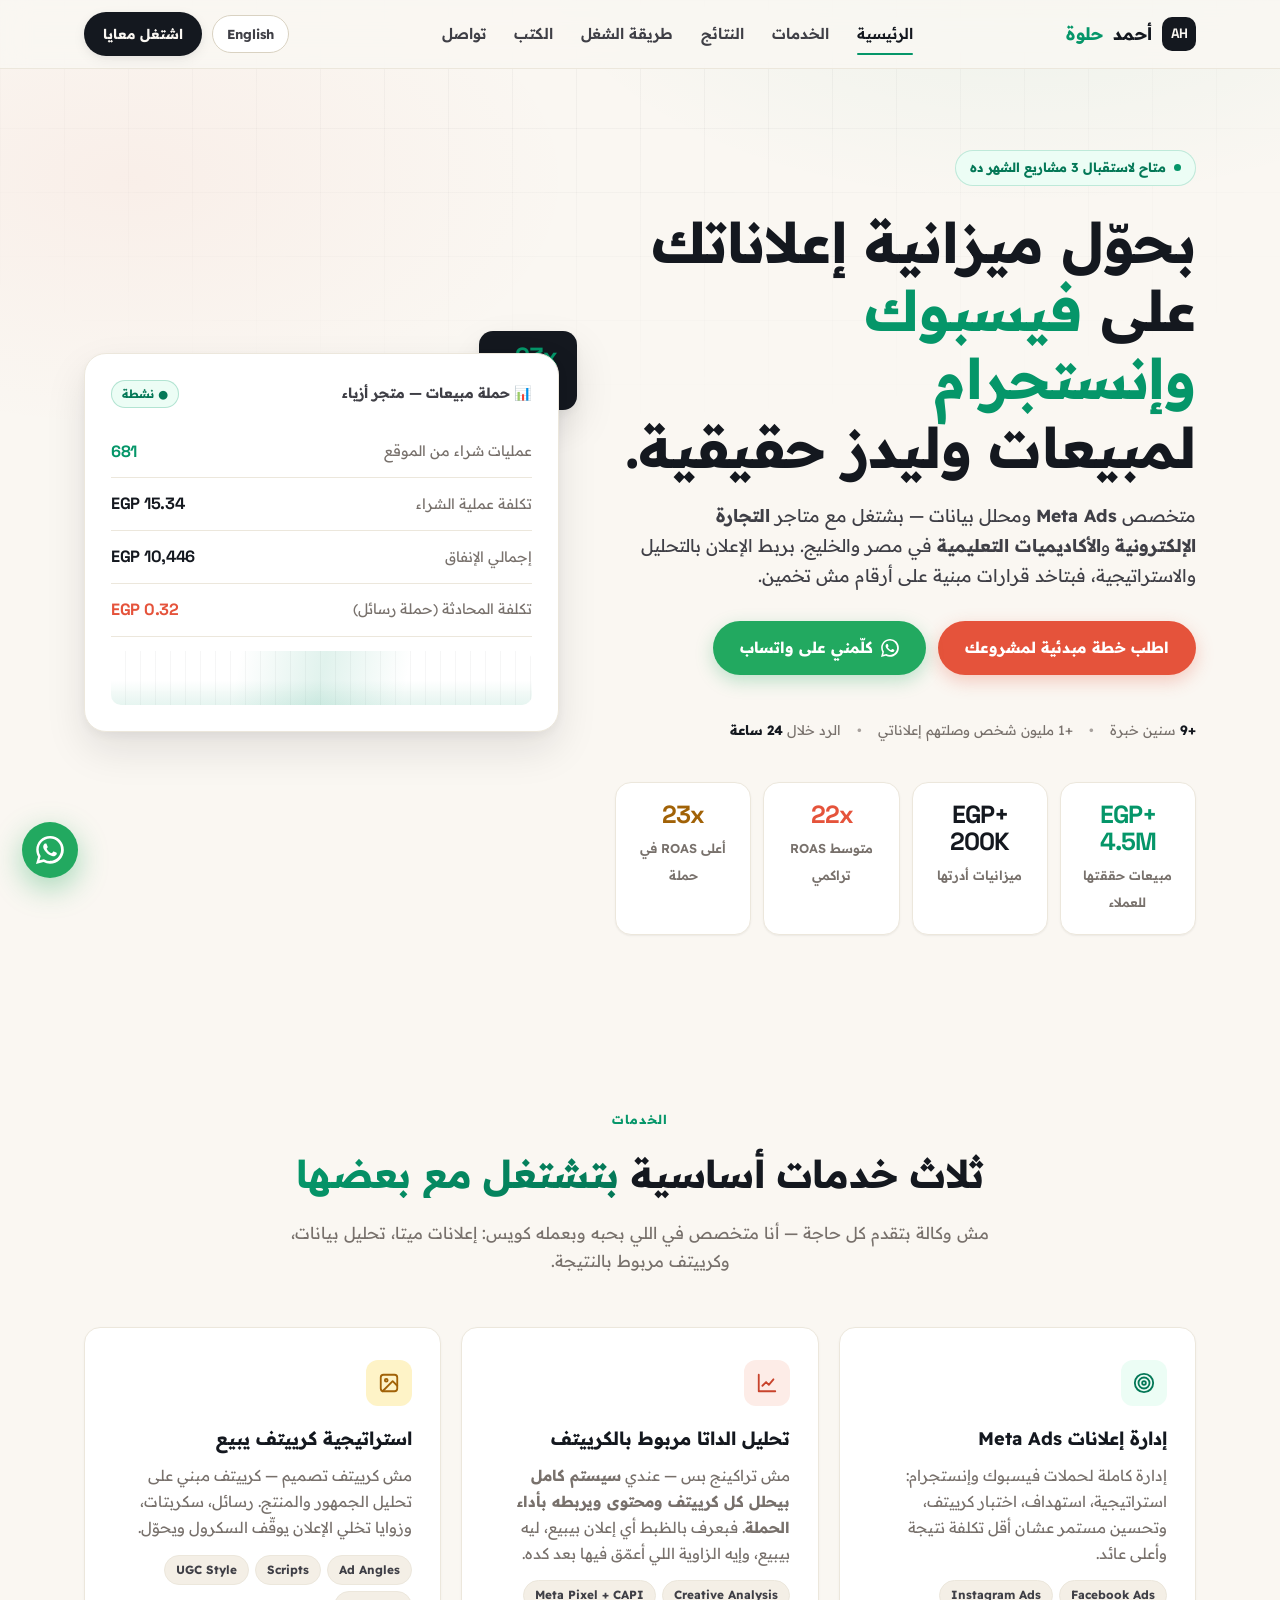
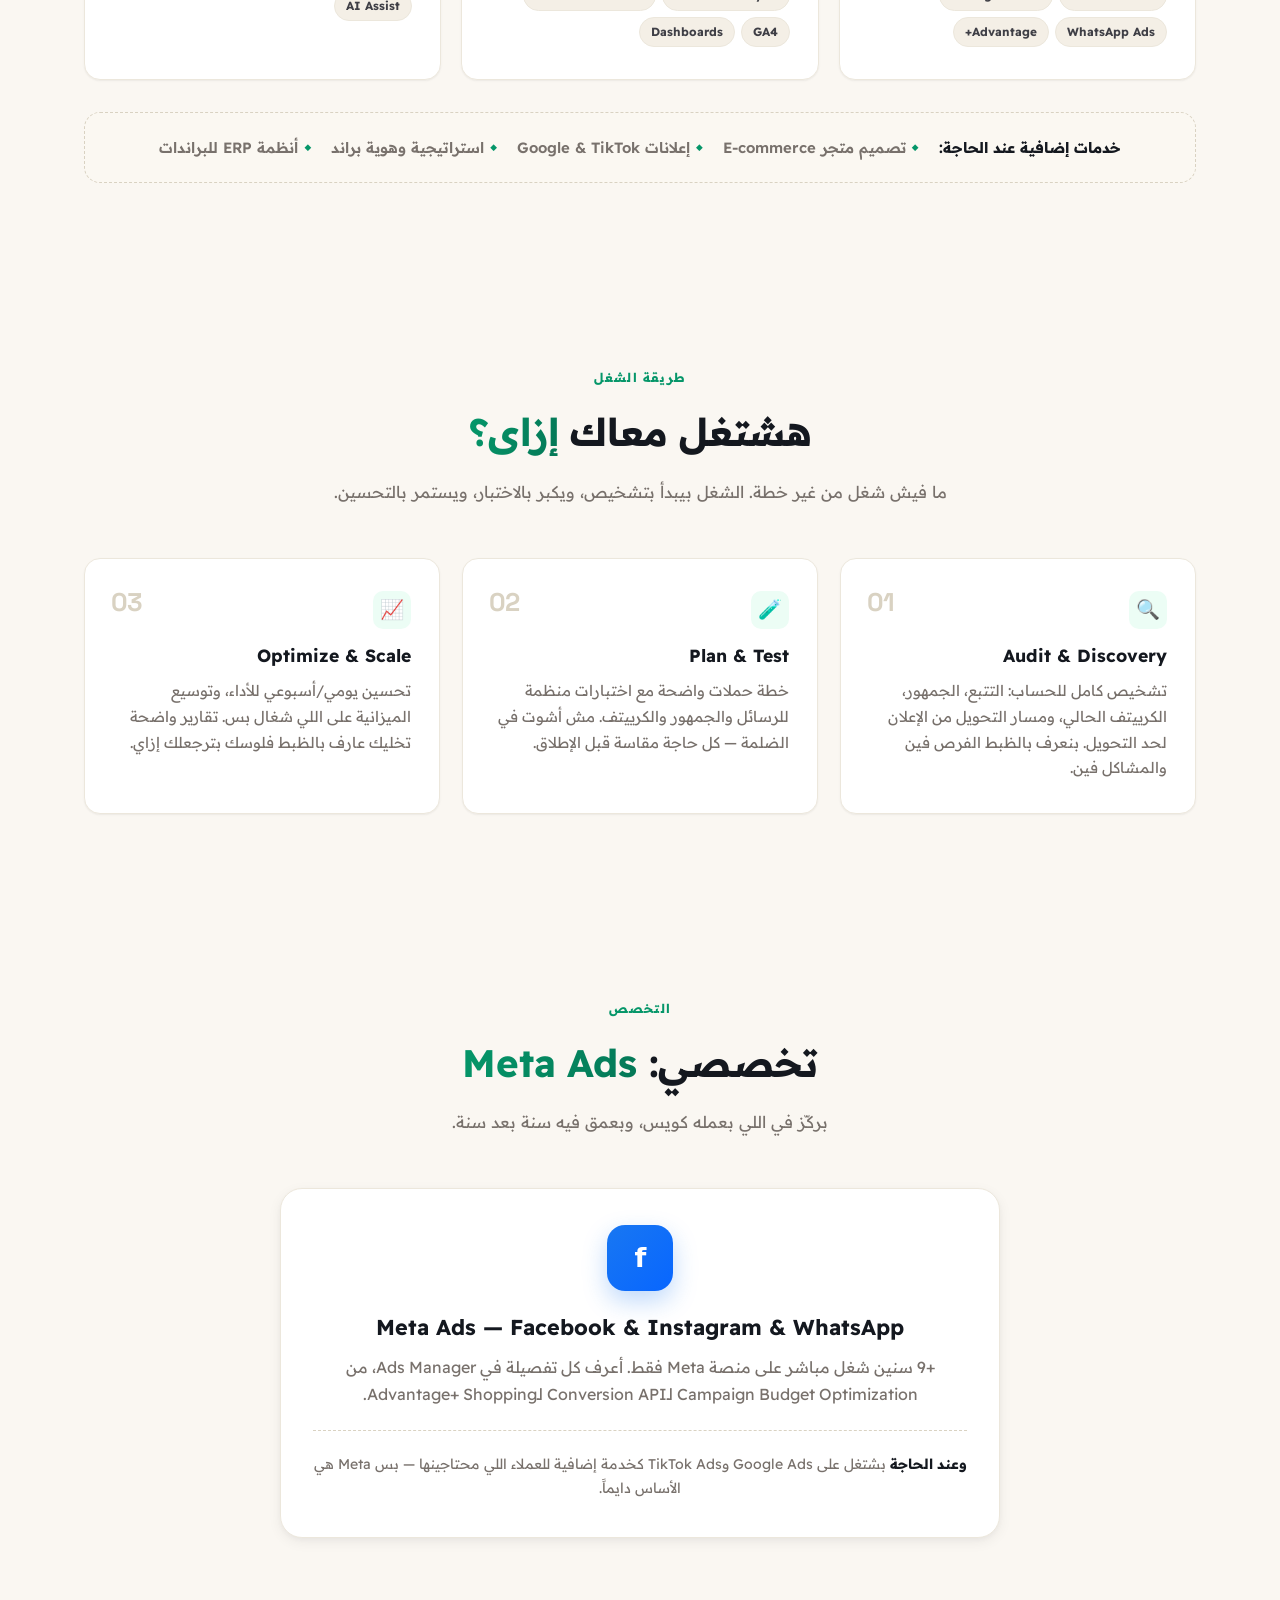
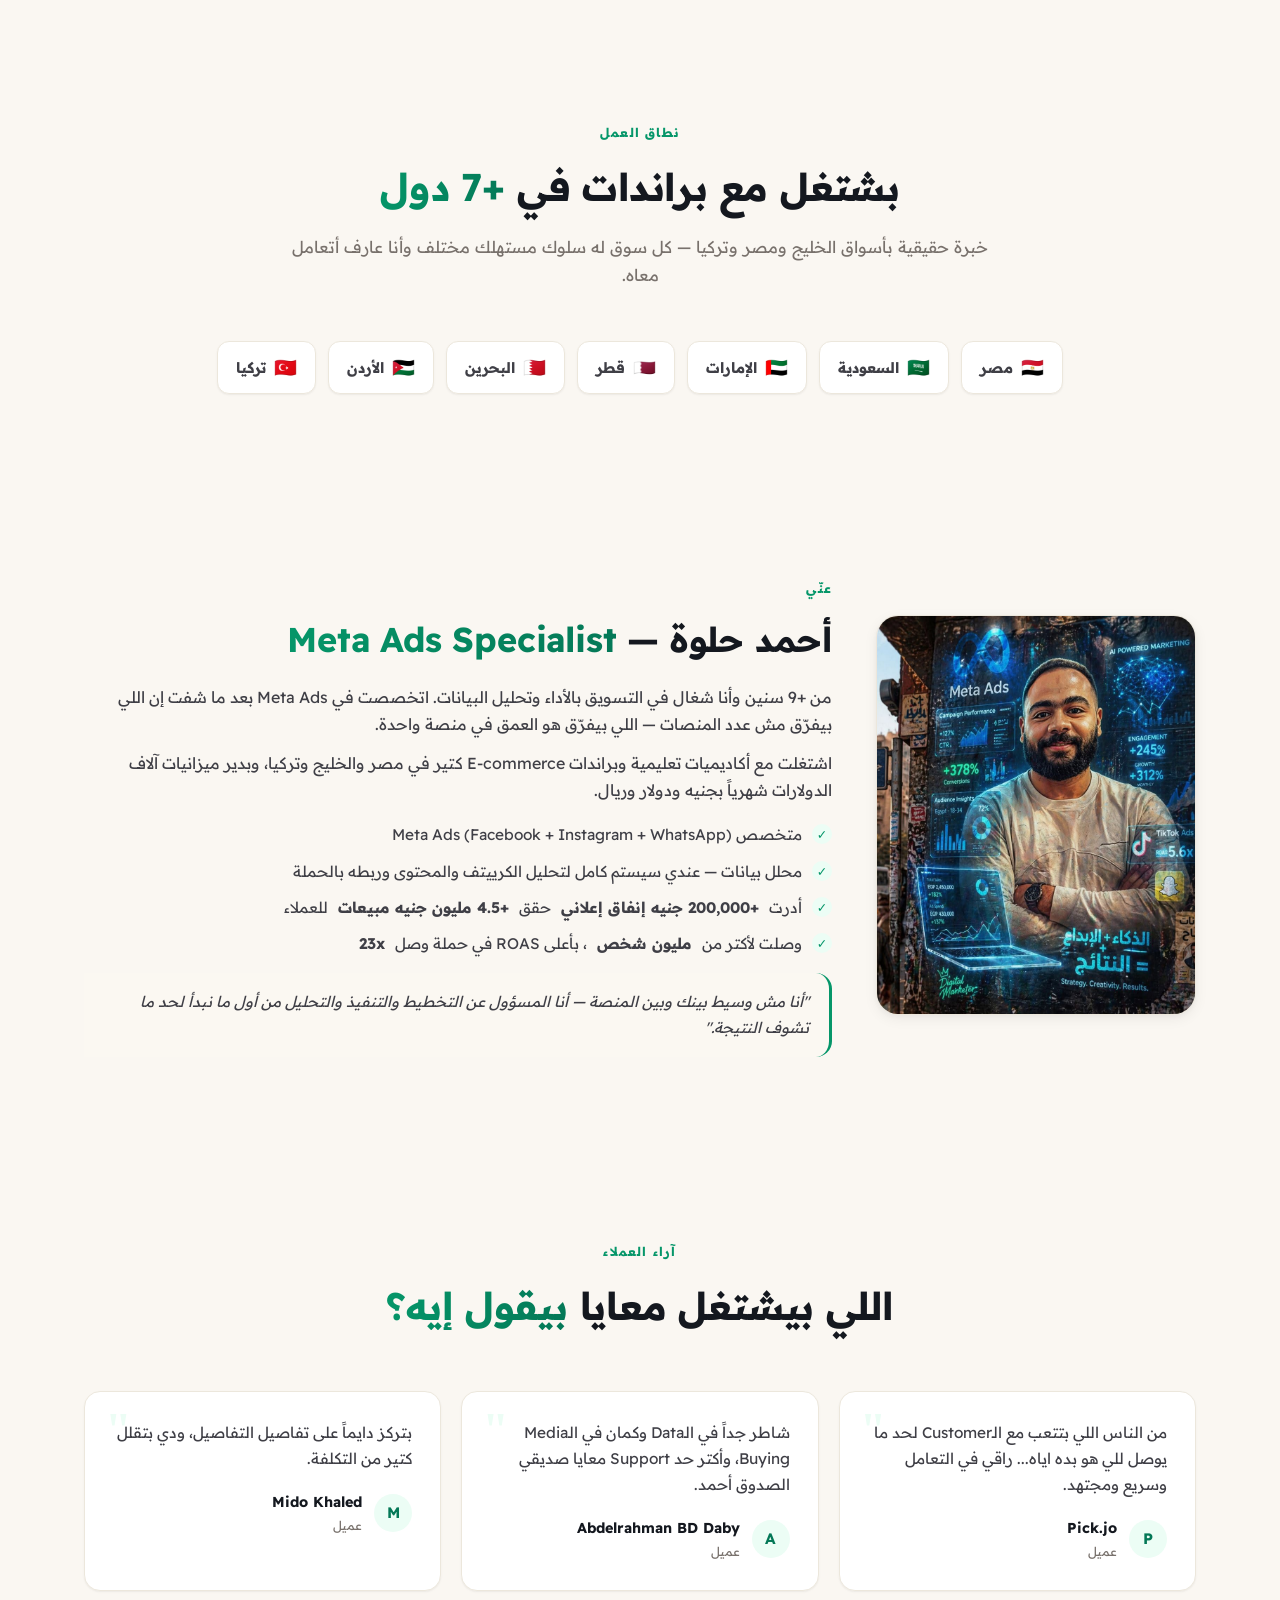
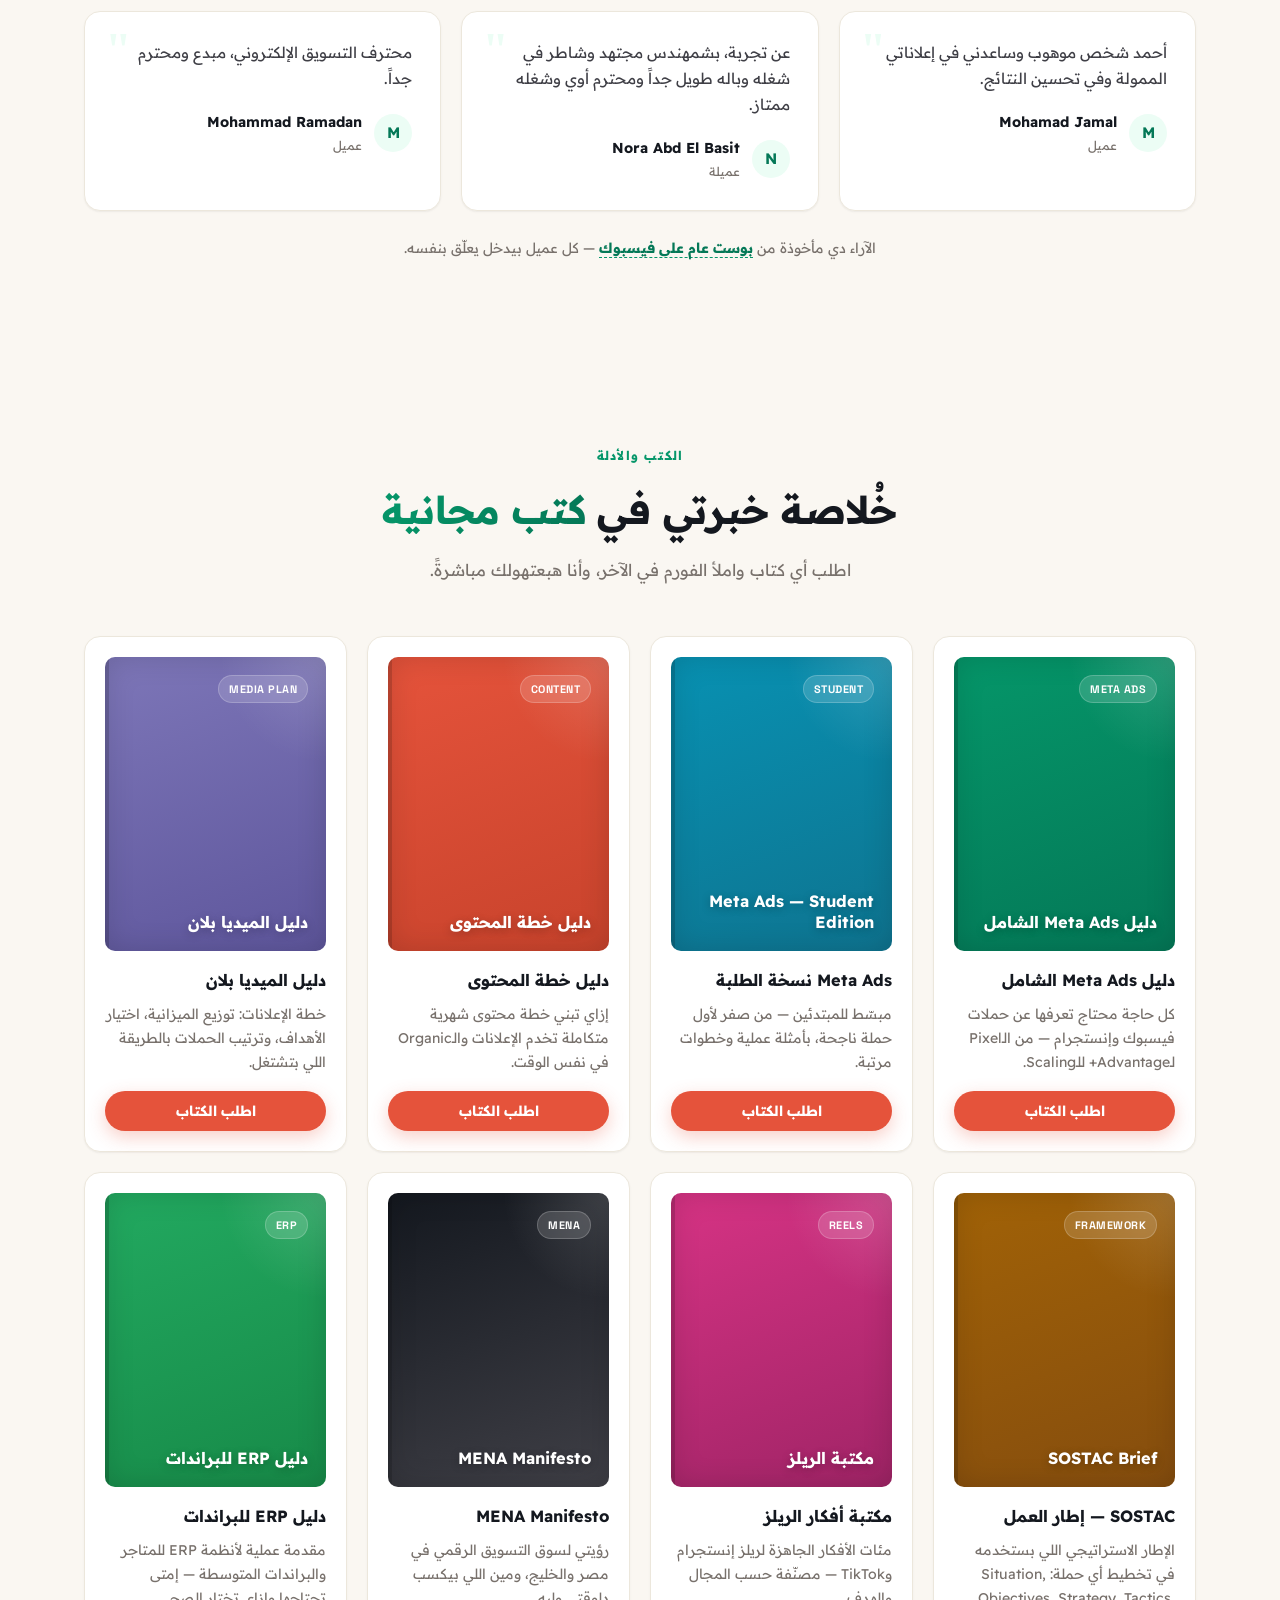
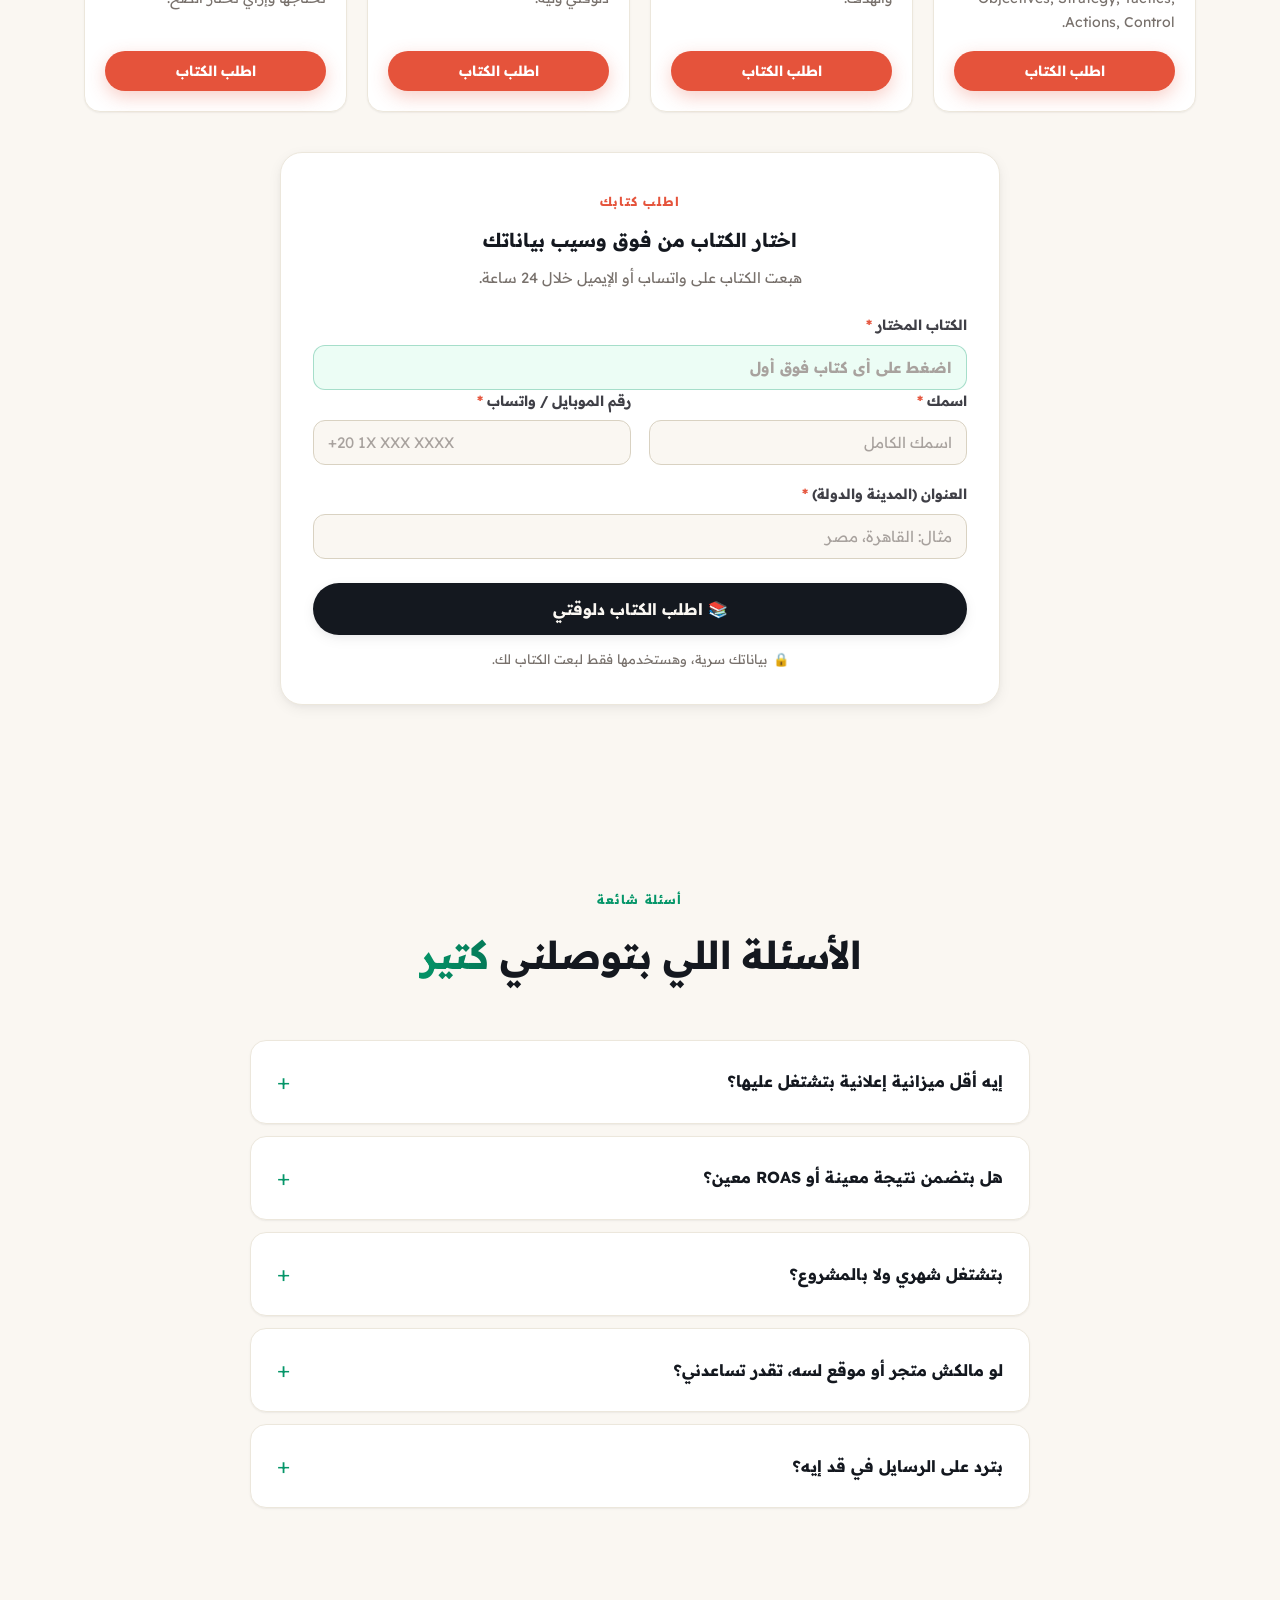
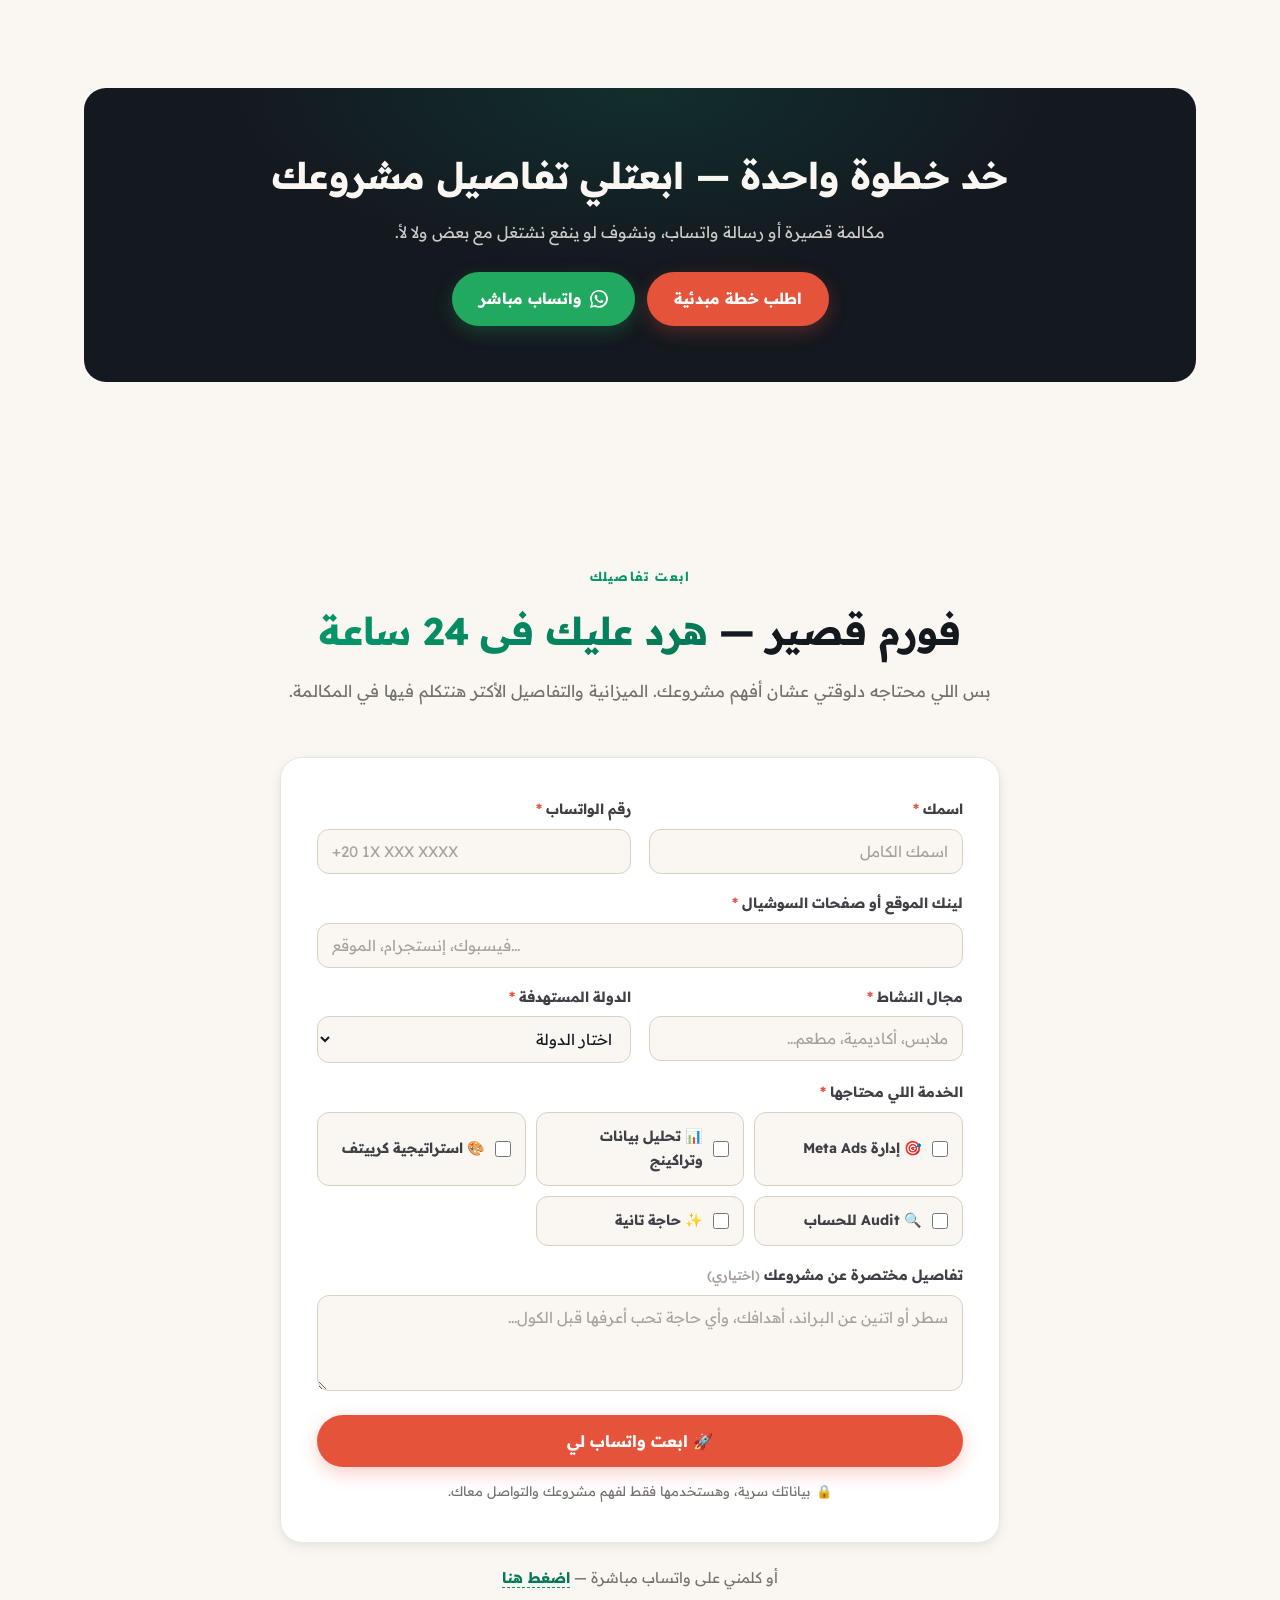
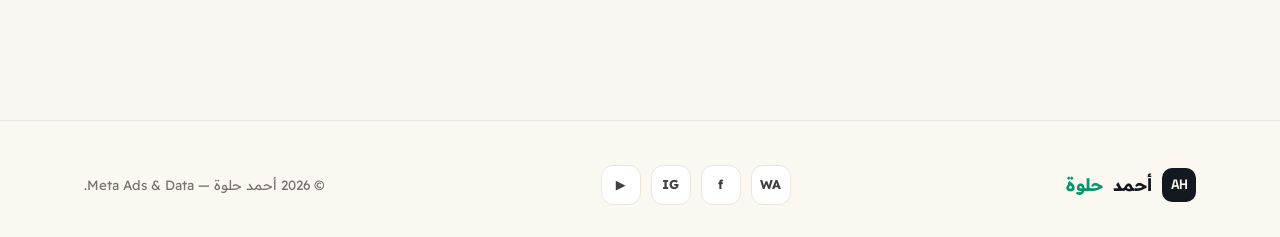
<file: index.html>
<!DOCTYPE html>
<html lang="ar" dir="rtl">
<head>
  <meta charset="UTF-8">
  <meta name="viewport" content="width=device-width, initial-scale=1.0">
  <title>أحمد حلوة | متخصص Meta Ads ومحلل بيانات لمتاجر التجارة الإلكترونية والأكاديميات</title>
  <meta name="description" content="أحمد حلوة — متخصص إعلانات فيسبوك وإنستجرام (Meta Ads) ومحلل بيانات بخبرة +9 سنين. بحوّل ميزانية إعلاناتك على ميتا لمبيعات وليدز حقيقية لمتاجر E-commerce وأكاديميات تعليمية في مصر والخليج.">
  <meta name="theme-color" content="#faf7f2">
  <meta name="robots" content="index,follow">

  <!-- Canonical + alternates -->
  <link rel="canonical" href="https://ahmedhamdyhelwa.github.io/helwa-portfolio/index.html">
  <link rel="alternate" hreflang="ar" href="https://ahmedhamdyhelwa.github.io/helwa-portfolio/index.html">
  <link rel="alternate" hreflang="en" href="https://ahmedhamdyhelwa.github.io/helwa-portfolio/en/index.html">
  <link rel="alternate" hreflang="x-default" href="https://ahmedhamdyhelwa.github.io/helwa-portfolio/index.html">

  <!-- Open Graph -->
  <meta property="og:type" content="website">
  <meta property="og:site_name" content="أحمد حلوة — Meta Ads Specialist">
  <meta property="og:locale" content="ar_EG">
  <meta property="og:locale:alternate" content="en_US">
  <meta property="og:title" content="أحمد حلوة | متخصص Meta Ads لمتاجر E-commerce والأكاديميات">
  <meta property="og:description" content="بحوّل ميزانية إعلاناتك على فيسبوك وإنستجرام لمبيعات وليدز حقيقية. خبرة +9 سنين، أعلى عائد إعلاني حققته 23x ROAS.">
  <meta property="og:url" content="https://ahmedhamdyhelwa.github.io/helwa-portfolio/index.html">
  <meta property="og:image" content="https://ahmedhamdyhelwa.github.io/helwa-portfolio/assets/img/og-cover.png">
  <meta property="og:image:width" content="1200">
  <meta property="og:image:height" content="630">
  <meta property="og:image:type" content="image/png">

  <!-- Twitter -->
  <meta name="twitter:card" content="summary_large_image">
  <meta name="twitter:title" content="أحمد حلوة | متخصص Meta Ads">
  <meta name="twitter:description" content="بحوّل ميزانية إعلاناتك على ميتا لمبيعات وليدز حقيقية. خبرة +9 سنين.">
  <meta name="twitter:image" content="https://ahmedhamdyhelwa.github.io/helwa-portfolio/assets/img/og-cover.png">

  <link rel="preconnect" href="https://fonts.googleapis.com">
  <link rel="preconnect" href="https://fonts.gstatic.com" crossorigin>
  <link href="https://fonts.googleapis.com/css2?family=Readex+Pro:wght@400;500;600;700&family=Space+Grotesk:wght@500;700&display=swap" rel="stylesheet">
  <link rel="stylesheet" href="assets/css/style.css">

  <!-- Analytics: fill IDs in assets/js/analytics.js -->
  <script defer src="assets/js/analytics.js"></script>

  <!-- JSON-LD -->
  <script type="application/ld+json">
  {
    "@context": "https://schema.org",
    "@type": "ProfessionalService",
    "name": "أحمد حلوة — Meta Ads Specialist & Data Analyst",
    "url": "https://ahmedhamdyhelwa.github.io/helwa-portfolio/",
    "image": "https://ahmedhamdyhelwa.github.io/helwa-portfolio/assets/img/og-cover.png",
    "description": "متخصص إعلانات فيسبوك وإنستجرام (Meta Ads) ومحلل بيانات لمتاجر التجارة الإلكترونية والأكاديميات التعليمية.",
    "areaServed": ["Egypt","Saudi Arabia","United Arab Emirates","Qatar","Bahrain","Jordan","Turkey"],
    "priceRange": "$$",
    "founder": {
      "@type": "Person",
      "name": "Ahmed Helwa",
      "jobTitle": "Meta Ads Specialist & Data Analyst",
      "sameAs": [
        "https://www.facebook.com/profile.php?id=61587056561524",
        "https://www.instagram.com/ahmed.helwa.analytics",
        "https://www.youtube.com/@Ahmed.Helwa.Analytics"
      ]
    }
  }
  </script>
</head>
<body>
  <div class="bg-fx"></div>
  <div class="bg-grid"></div>

  <header class="site-header">
    <div class="container nav">
      <a href="index.html" class="logo">
        <span class="logo-mark">AH</span>
        أحمد <span class="accent">حلوة</span>
      </a>
      <nav class="nav-links" id="navLinks">
        <a href="index.html" class="active">الرئيسية</a>
        <a href="#services">الخدمات</a>
        <a href="results.html">النتائج</a>
        <a href="#process">طريقة الشغل</a>
        <a href="#books">الكتب</a>
        <a href="#contact">تواصل</a>
      </nav>
      <div class="nav-actions">
        <a href="en/index.html" class="lang-switch">English</a>
        <a href="#contact" class="btn btn-primary btn-sm">اشتغل معايا</a>
        <button class="nav-toggle" id="navToggle" aria-label="القائمة">☰</button>
      </div>
    </div>
  </header>

  <!-- ============ HERO ============ -->
  <section class="hero">
    <div class="container hero-grid">
      <div>
        <span class="badge"><span class="dot"></span> متاح لاستقبال 3 مشاريع الشهر ده</span>
        <h1>بحوّل ميزانية إعلاناتك على <span class="accent-emerald">فيسبوك وإنستجرام</span><br>لمبيعات وليدز حقيقية.</h1>
        <p class="hero-sub">متخصص <strong>Meta Ads</strong> ومحلل بيانات — بشتغل مع متاجر <strong>التجارة الإلكترونية</strong> و<strong>الأكاديميات التعليمية</strong> في مصر والخليج. بربط الإعلان بالتحليل والاستراتيجية، فبتاخد قرارات مبنية على أرقام مش تخمين.</p>

        <div class="hero-cta">
          <a href="#contact" class="btn btn-accent">اطلب خطة مبدئية لمشروعك</a>
          <a href="https://wa.me/201555815833?text=اهلا%20احمد،%20عايز%20استشارة%20لمشروعي" target="_blank" rel="noopener" class="btn btn-whatsapp">
            <svg viewBox="0 0 24 24" width="18" height="18" fill="currentColor" aria-hidden="true"><path d="M20.52 3.48A11.86 11.86 0 0012.03 0C5.5 0 .2 5.3.2 11.83c0 2.08.55 4.11 1.58 5.9L0 24l6.44-1.69a11.8 11.8 0 005.58 1.42h.01c6.53 0 11.83-5.3 11.83-11.83 0-3.16-1.23-6.13-3.34-8.42zM12.03 21.4h-.01a9.55 9.55 0 01-4.87-1.34l-.35-.21-3.82 1 1.02-3.73-.23-.38a9.5 9.5 0 01-1.46-5.07c0-5.28 4.3-9.57 9.58-9.57 2.56 0 4.96 1 6.77 2.8a9.51 9.51 0 012.8 6.78c0 5.28-4.3 9.57-9.58 9.57zm5.25-7.16c-.29-.14-1.7-.84-1.96-.94-.26-.1-.45-.14-.65.14-.19.29-.74.94-.91 1.13-.17.19-.34.22-.62.07-.29-.14-1.22-.45-2.33-1.44-.86-.77-1.44-1.72-1.61-2-.17-.29-.02-.44.13-.58.13-.13.29-.34.43-.5.14-.17.19-.29.29-.48.1-.19.05-.36-.02-.5-.07-.14-.65-1.57-.89-2.15-.23-.56-.47-.48-.65-.49l-.55-.01c-.19 0-.5.07-.77.36-.26.29-1 1-1 2.42s1.03 2.81 1.17 3c.14.19 2.02 3.09 4.9 4.33.68.3 1.22.47 1.63.6.68.22 1.31.19 1.8.11.55-.08 1.7-.7 1.94-1.36.24-.67.24-1.25.17-1.37-.07-.12-.26-.19-.55-.34z"/></svg>
            كلّمني على واتساب
          </a>
        </div>

        <div class="trust-line">
          <span><strong>+9</strong> سنين خبرة</span><span class="sep">•</span>
          <span>+1 مليون شخص وصلتهم إعلاناتي</span><span class="sep">•</span>
          <span>الرد خلال <strong>24 ساعة</strong></span>
        </div>

        <div class="stats-strip">
          <div class="stat-card"><span class="stat-num emerald">+EGP<br>4.5M</span><span class="stat-label">مبيعات حققتها للعملاء</span></div>
          <div class="stat-card"><span class="stat-num">+EGP<br>200K</span><span class="stat-label">ميزانيات أدرتها</span></div>
          <div class="stat-card"><span class="stat-num coral" data-count="22" data-suffix="x">22x</span><span class="stat-label">متوسط ROAS تراكمي</span></div>
          <div class="stat-card"><span class="stat-num gold" data-count="23" data-suffix="x">23x</span><span class="stat-label">أعلى ROAS في حملة</span></div>
        </div>
      </div>

      <div class="hero-visual">
        <div class="floating-roas"><span class="big">23x</span><span class="small">أعلى ROAS</span></div>
        <div class="glass-panel">
          <div class="panel-head">
            <span class="panel-title">📊 حملة مبيعات — متجر أزياء</span>
            <span class="live-tag">● نشطة</span>
          </div>
          <div class="metric-row"><span class="metric-name">عمليات شراء من الموقع</span><span class="metric-val up">681</span></div>
          <div class="metric-row"><span class="metric-name">تكلفة عملية الشراء</span><span class="metric-val">EGP 15.34</span></div>
          <div class="metric-row"><span class="metric-name">إجمالي الإنفاق</span><span class="metric-val">EGP 10,446</span></div>
          <div class="metric-row"><span class="metric-name">تكلفة المحادثة (حملة رسائل)</span><span class="metric-val hot">EGP 0.32</span></div>
          <div class="spark"></div>
        </div>
      </div>
    </div>
  </section>

  <!-- ============ SERVICES ============ -->
  <section id="services">
    <div class="container">
      <div class="sec-head reveal">
        <span class="sec-tag">الخدمات</span>
        <h2>ثلاث خدمات أساسية <span class="grad-text">بتشتغل مع بعضها</span></h2>
        <p>مش وكالة بتقدم كل حاجة — أنا متخصص في اللي بحبه وبعمله كويس: إعلانات ميتا، تحليل بيانات، وكرييتف مربوط بالنتيجة.</p>
      </div>

      <div class="services-grid">
        <div class="service-card reveal">
          <div class="service-icon">
            <svg viewBox="0 0 24 24" fill="none" stroke="currentColor" stroke-linecap="round" stroke-linejoin="round"><circle cx="12" cy="12" r="10"/><circle cx="12" cy="12" r="6"/><circle cx="12" cy="12" r="2"/></svg>
          </div>
          <h3>إدارة إعلانات Meta Ads</h3>
          <p>إدارة كاملة لحملات فيسبوك وإنستجرام: استراتيجية، استهداف، اختبار كرييتف، وتحسين مستمر عشان أقل تكلفة نتيجة وأعلى عائد.</p>
          <div class="service-tags"><span>Facebook Ads</span><span>Instagram Ads</span><span>WhatsApp Ads</span><span>Advantage+</span></div>
        </div>

        <div class="service-card reveal">
          <div class="service-icon coral">
            <svg viewBox="0 0 24 24" fill="none" stroke="currentColor" stroke-linecap="round" stroke-linejoin="round"><path d="M3 3v18h18"/><path d="M7 15l4-4 3 3 5-6"/></svg>
          </div>
          <h3>تحليل الداتا مربوط بالكرييتف</h3>
          <p>مش تراكينج بس — عندي <strong>سيستم كامل بيحلل كل كرييتف ومحتوى ويربطه بأداء الحملة</strong>. فبعرف بالظبط أي إعلان بيبيع، ليه بيبيع، وإيه الزاوية اللي أعمّق فيها بعد كده.</p>
          <div class="service-tags"><span>Creative Analysis</span><span>Meta Pixel + CAPI</span><span>GA4</span><span>Dashboards</span></div>
        </div>

        <div class="service-card reveal">
          <div class="service-icon gold">
            <svg viewBox="0 0 24 24" fill="none" stroke="currentColor" stroke-linecap="round" stroke-linejoin="round"><rect x="3" y="3" width="18" height="18" rx="3"/><circle cx="9" cy="9" r="1.5"/><path d="M21 15l-5-5L5 21"/></svg>
          </div>
          <h3>استراتيجية كرييتف يبيع</h3>
          <p>مش كرييتف تصميم — كرييتف مبني على تحليل الجمهور والمنتج. رسائل، سكربتات، وزوايا تخلي الإعلان يوقّف السكرول ويحوّل.</p>
          <div class="service-tags"><span>Ad Angles</span><span>Scripts</span><span>UGC Style</span><span>AI Assist</span></div>
        </div>
      </div>

      <div class="services-extras reveal">
        <strong>خدمات إضافية عند الحاجة:</strong>
        <span class="ext-item">تصميم متجر E-commerce</span>
        <span class="ext-item">إعلانات Google &amp; TikTok</span>
        <span class="ext-item">استراتيجية وهوية براند</span>
        <span class="ext-item">أنظمة ERP للبراندات</span>
      </div>
    </div>
  </section>

  <!-- ============ PROCESS ============ -->
  <section id="process">
    <div class="container">
      <div class="sec-head reveal">
        <span class="sec-tag">طريقة الشغل</span>
        <h2>هشتغل معاك <span class="grad-text">إزاي؟</span></h2>
        <p>ما فيش شغل من غير خطة. الشغل بيبدأ بتشخيص، ويكبر بالاختبار، ويستمر بالتحسين.</p>
      </div>

      <div class="process-grid">
        <div class="process-step reveal">
          <div class="step-ico">🔍</div>
          <h3>Audit &amp; Discovery</h3>
          <p>تشخيص كامل للحساب: التتبع، الجمهور، الكرييتف الحالي، ومسار التحويل من الإعلان لحد التحويل. بنعرف بالظبط الفرص فين والمشاكل فين.</p>
        </div>
        <div class="process-step reveal">
          <div class="step-ico">🧪</div>
          <h3>Plan &amp; Test</h3>
          <p>خطة حملات واضحة مع اختبارات منظمة للرسائل والجمهور والكرييتف. مش أشوت في الضلمة — كل حاجة مقاسة قبل الإطلاق.</p>
        </div>
        <div class="process-step reveal">
          <div class="step-ico">📈</div>
          <h3>Optimize &amp; Scale</h3>
          <p>تحسين يومي/أسبوعي للأداء، وتوسيع الميزانية على اللي شغال بس. تقارير واضحة تخليك عارف بالظبط فلوسك بترجعلك إزاي.</p>
        </div>
      </div>
    </div>
  </section>

  <!-- ============ META PLATFORM SPOTLIGHT ============ -->
  <section>
    <div class="container">
      <div class="sec-head reveal">
        <span class="sec-tag">التخصص</span>
        <h2>تخصصي: <span class="grad-text">Meta Ads</span></h2>
        <p>بركّز في اللي بعمله كويس، وبعمق فيه سنة بعد سنة.</p>
      </div>
      <div class="platform-hero reveal">
        <div class="pf-logo">f</div>
        <h3>Meta Ads — Facebook &amp; Instagram &amp; WhatsApp</h3>
        <p>+9 سنين شغل مباشر على منصة Meta فقط. أعرف كل تفصيلة في Ads Manager، من Campaign Budget Optimization لـConversion API لـAdvantage+ Shopping.</p>
        <div class="pf-sub-line">
          <strong>وعند الحاجة</strong> بشتغل على Google Ads وTikTok Ads كخدمة إضافية للعملاء اللي محتاجينها — بس Meta هي الأساس دايماً.
        </div>
      </div>
    </div>
  </section>

  <!-- ============ COUNTRIES ============ -->
  <section>
    <div class="container">
      <div class="sec-head reveal">
        <span class="sec-tag">نطاق العمل</span>
        <h2>بشتغل مع براندات في <span class="grad-text">+7 دول</span></h2>
        <p>خبرة حقيقية بأسواق الخليج ومصر وتركيا — كل سوق له سلوك مستهلك مختلف وأنا عارف أتعامل معاه.</p>
      </div>
      <div class="countries reveal">
        <span class="country-chip"><span class="flag">🇪🇬</span> مصر</span>
        <span class="country-chip"><span class="flag">🇸🇦</span> السعودية</span>
        <span class="country-chip"><span class="flag">🇦🇪</span> الإمارات</span>
        <span class="country-chip"><span class="flag">🇶🇦</span> قطر</span>
        <span class="country-chip"><span class="flag">🇧🇭</span> البحرين</span>
        <span class="country-chip"><span class="flag">🇯🇴</span> الأردن</span>
        <span class="country-chip"><span class="flag">🇹🇷</span> تركيا</span>
      </div>
    </div>
  </section>

  <!-- ============ ABOUT ============ -->
  <section id="about">
    <div class="container about-strip">
      <div class="about-photo reveal">
        <img src="assets/ahmed.jpg" alt="أحمد حلوة — متخصص Meta Ads ومحلل بيانات" loading="lazy" width="320" height="400" onerror="this.style.display='none'; this.nextElementSibling.style.display='block'">
        <div class="photo-placeholder" style="display:none">صورة أحمد حلوة</div>
      </div>
      <div class="about-text reveal">
        <span class="sec-tag">عنّي</span>
        <h2>أحمد حلوة — <span class="grad-text">Meta Ads Specialist</span></h2>
        <p>من +9 سنين وأنا شغال في التسويق بالأداء وتحليل البيانات. اتخصصت في Meta Ads بعد ما شفت إن اللي بيفرّق مش عدد المنصات — اللي بيفرّق هو العمق في منصة واحدة.</p>
        <p>اشتغلت مع أكاديميات تعليمية وبراندات E-commerce كتير في مصر والخليج وتركيا، وبدير ميزانيات آلاف الدولارات شهرياً بجنيه ودولار وريال.</p>
        <ul class="about-points">
          <li>متخصص Meta Ads (Facebook + Instagram + WhatsApp)</li>
          <li>محلل بيانات — عندي سيستم كامل لتحليل الكرييتف والمحتوى وربطه بالحملة</li>
          <li>أدرت <strong>+200,000 جنيه إنفاق إعلاني</strong> حقق <strong>+4.5 مليون جنيه مبيعات</strong> للعملاء</li>
          <li>وصلت لأكتر من <strong>مليون شخص</strong>، بأعلى ROAS في حملة وصل <strong>23x</strong></li>
        </ul>
        <div class="about-quote">
          "أنا مش وسيط بينك وبين المنصة — أنا المسؤول عن التخطيط والتنفيذ والتحليل من أول ما نبدأ لحد ما تشوف النتيجة."
        </div>
      </div>
    </div>
  </section>

  <!-- ============ TESTIMONIALS ============ -->
  <section id="testimonials">
    <div class="container">
      <div class="sec-head reveal">
        <span class="sec-tag">آراء العملاء</span>
        <h2>اللي بيشتغل معايا <span class="grad-text">بيقول إيه؟</span></h2>
      </div>

      <div class="testimonials-grid">
        <div class="testimonial reveal">
          <span class="quote-mark">"</span>
          <p>من الناس اللي بتتعب مع الـCustomer لحد ما يوصل للي هو بده اياه... راقي في التعامل وسريع ومجتهد.</p>
          <div class="who">
            <div class="avatar">P</div>
            <div class="meta">
              <span class="name">Pick.jo</span>
              <span class="role">عميل</span>
            </div>
          </div>
        </div>

        <div class="testimonial reveal">
          <span class="quote-mark">"</span>
          <p>شاطر جداً في الـData وكمان في الـMedia Buying، وأكتر حد Support معايا صديقي الصدوق أحمد.</p>
          <div class="who">
            <div class="avatar">A</div>
            <div class="meta">
              <span class="name">Abdelrahman BD Daby</span>
              <span class="role">عميل</span>
            </div>
          </div>
        </div>

        <div class="testimonial reveal">
          <span class="quote-mark">"</span>
          <p>بتركز دايماً على تفاصيل التفاصيل، ودي بتقلل كتير من التكلفة.</p>
          <div class="who">
            <div class="avatar">M</div>
            <div class="meta">
              <span class="name">Mido Khaled</span>
              <span class="role">عميل</span>
            </div>
          </div>
        </div>

        <div class="testimonial reveal">
          <span class="quote-mark">"</span>
          <p>أحمد شخص موهوب وساعدني في إعلاناتي الممولة وفي تحسين النتائج.</p>
          <div class="who">
            <div class="avatar">M</div>
            <div class="meta">
              <span class="name">Mohamad Jamal</span>
              <span class="role">عميل</span>
            </div>
          </div>
        </div>

        <div class="testimonial reveal">
          <span class="quote-mark">"</span>
          <p>عن تجربة، بشمهندس مجتهد وشاطر في شغله وباله طويل جداً ومحترم أوي وشغله ممتاز.</p>
          <div class="who">
            <div class="avatar">N</div>
            <div class="meta">
              <span class="name">Nora Abd El Basit</span>
              <span class="role">عميلة</span>
            </div>
          </div>
        </div>

        <div class="testimonial reveal">
          <span class="quote-mark">"</span>
          <p>محترف التسويق الإلكتروني، مبدع ومحترم جداً.</p>
          <div class="who">
            <div class="avatar">M</div>
            <div class="meta">
              <span class="name">Mohammad Ramadan</span>
              <span class="role">عميل</span>
            </div>
          </div>
        </div>
      </div>

      <p class="testimonials-source reveal">
        الآراء دي مأخوذة من <a href="https://www.facebook.com/share/p/1QH6z59U2J/" target="_blank" rel="noopener">بوست عام على فيسبوك</a> — كل عميل بيدخل يعلّق بنفسه.
      </p>
    </div>
  </section>

  <!-- ============ BOOKS ============ -->
  <section id="books">
    <div class="container">
      <div class="sec-head reveal">
        <span class="sec-tag">الكتب والأدلة</span>
        <h2>خُلاصة خبرتي في <span class="grad-text">كتب مجانية</span></h2>
        <p>اطلب أي كتاب واملأ الفورم في الآخر، وأنا هبعتهولك مباشرةً.</p>
      </div>

      <div class="books-grid">
        <article class="book-card reveal">
          <div class="book-cover" style="--c1:#059669;--c2:#047857;"><span class="bc-badge">Meta Ads</span><span class="bc-title">دليل Meta Ads الشامل</span></div>
          <h3>دليل Meta Ads الشامل</h3>
          <p>كل حاجة محتاج تعرفها عن حملات فيسبوك وإنستجرام — من الـPixel لـAdvantage+ للـScaling.</p>
          <button type="button" class="btn btn-accent book-request-btn" data-book="دليل Meta Ads الشامل">اطلب الكتاب</button>
        </article>

        <article class="book-card reveal">
          <div class="book-cover" style="--c1:#0891b2;--c2:#0e7490;"><span class="bc-badge">Student</span><span class="bc-title">Meta Ads — Student Edition</span></div>
          <h3>Meta Ads نسخة الطلبة</h3>
          <p>مبسّط للمبتدئين — من صفر لأول حملة ناجحة، بأمثلة عملية وخطوات مرتبة.</p>
          <button type="button" class="btn btn-accent book-request-btn" data-book="Meta Ads نسخة الطلبة">اطلب الكتاب</button>
        </article>

        <article class="book-card reveal">
          <div class="book-cover" style="--c1:#e5533b;--c2:#c8432c;"><span class="bc-badge">Content</span><span class="bc-title">دليل خطة المحتوى</span></div>
          <h3>دليل خطة المحتوى</h3>
          <p>إزاي تبني خطة محتوى شهرية متكاملة تخدم الإعلانات والـOrganic في نفس الوقت.</p>
          <button type="button" class="btn btn-accent book-request-btn" data-book="دليل خطة المحتوى">اطلب الكتاب</button>
        </article>

        <article class="book-card reveal">
          <div class="book-cover" style="--c1:#7d76b8;--c2:#5e569c;"><span class="bc-badge">Media Plan</span><span class="bc-title">دليل الميديا بلان</span></div>
          <h3>دليل الميديا بلان</h3>
          <p>خطة الإعلانات: توزيع الميزانية، اختيار الأهداف، وترتيب الحملات بالطريقة اللي بتشتغل.</p>
          <button type="button" class="btn btn-accent book-request-btn" data-book="دليل الميديا بلان">اطلب الكتاب</button>
        </article>

        <article class="book-card reveal">
          <div class="book-cover" style="--c1:#a16207;--c2:#854d0e;"><span class="bc-badge">Framework</span><span class="bc-title">SOSTAC Brief</span></div>
          <h3>SOSTAC — إطار العمل</h3>
          <p>الإطار الاستراتيجي اللي بستخدمه في تخطيط أي حملة: Situation, Objectives, Strategy, Tactics, Actions, Control.</p>
          <button type="button" class="btn btn-accent book-request-btn" data-book="SOSTAC Brief">اطلب الكتاب</button>
        </article>

        <article class="book-card reveal">
          <div class="book-cover" style="--c1:#d63384;--c2:#a02466;"><span class="bc-badge">Reels</span><span class="bc-title">مكتبة الريلز</span></div>
          <h3>مكتبة أفكار الريلز</h3>
          <p>مئات الأفكار الجاهزة لريلز إنستجرام وTikTok — مصنّفة حسب المجال والهدف.</p>
          <button type="button" class="btn btn-accent book-request-btn" data-book="مكتبة الريلز">اطلب الكتاب</button>
        </article>

        <article class="book-card reveal">
          <div class="book-cover" style="--c1:#14181f;--c2:#3f3f46;"><span class="bc-badge">MENA</span><span class="bc-title">MENA Manifesto</span></div>
          <h3>MENA Manifesto</h3>
          <p>رؤيتي لسوق التسويق الرقمي في مصر والخليج، ومين اللي بيكسب دلوقتي وليه.</p>
          <button type="button" class="btn btn-accent book-request-btn" data-book="MENA Manifesto">اطلب الكتاب</button>
        </article>

        <article class="book-card reveal">
          <div class="book-cover" style="--c1:#22a960;--c2:#178a48;"><span class="bc-badge">ERP</span><span class="bc-title">دليل ERP للبراندات</span></div>
          <h3>دليل ERP للبراندات</h3>
          <p>مقدمة عملية لأنظمة ERP للمتاجر والبراندات المتوسطة — إمتى تحتاجها وإزاي تختار الصح.</p>
          <button type="button" class="btn btn-accent book-request-btn" data-book="دليل ERP للبراندات">اطلب الكتاب</button>
        </article>
      </div>

      <!-- Book request form -->
      <div class="book-form-wrap reveal" id="bookFormWrap">
        <div class="book-form-header">
          <span class="sec-tag">اطلب كتابك</span>
          <h3 id="bookFormTitle">اختار الكتاب من فوق وسيب بياناتك</h3>
          <p>هبعت الكتاب على واتساب أو الإيميل خلال 24 ساعة.</p>
        </div>

        <form class="book-form" id="bookForm" novalidate>
          <input type="hidden" name="book" id="bookField">

          <div class="form-group">
            <label>الكتاب المختار <span class="req">*</span></label>
            <input type="text" id="bookDisplay" readonly required placeholder="اضغط على أي كتاب فوق أول">
          </div>

          <div class="form-grid">
            <div class="form-group">
              <label>اسمك <span class="req">*</span></label>
              <input type="text" name="owner_name" required placeholder="اسمك الكامل">
            </div>
            <div class="form-group">
              <label>رقم الموبايل / واتساب <span class="req">*</span></label>
              <input type="tel" name="whatsapp" required placeholder="+20 1X XXX XXXX" dir="ltr">
            </div>
            <div class="form-group full">
              <label>العنوان (المدينة والدولة) <span class="req">*</span></label>
              <input type="text" name="address" required placeholder="مثال: القاهرة، مصر">
            </div>
          </div>

          <div class="form-submit">
            <button type="submit" class="btn btn-primary" id="bookSubmitBtn">📚 اطلب الكتاب دلوقتي</button>
            <div class="form-msg" id="bookFormMsg" role="status" aria-live="polite"></div>
            <div class="form-privacy">
              <span class="lock">🔒</span>
              بياناتك سرية، وهستخدمها فقط لبعت الكتاب لك.
            </div>
          </div>
        </form>
      </div>
    </div>
  </section>

  <!-- ============ FAQ ============ -->
  <section id="faq">
    <div class="container">
      <div class="sec-head reveal">
        <span class="sec-tag">أسئلة شائعة</span>
        <h2>الأسئلة اللي بتوصلني <span class="grad-text">كتير</span></h2>
      </div>

      <div class="faq-list reveal">
        <details class="faq-item">
          <summary>إيه أقل ميزانية إعلانية بتشتغل عليها؟</summary>
          <p>بشتغل من ميزانية شهرية 500 دولار وفوق (أو ما يعادلها بالجنيه/الريال). أقل من كده صعب أطلع نتيجة مقنعة لأن Meta محتاج بيانات كافية للتعلم.</p>
        </details>
        <details class="faq-item">
          <summary>هل بتضمن نتيجة معينة أو ROAS معين؟</summary>
          <p>لا. أي حد بيضمن أرقام قبل ما يشوف الحساب والمنتج والسوق بيكذب عليك. اللي بضمنه: خطة واضحة، شغل نظامي، وشفافية كاملة في الأرقام كل أسبوع.</p>
        </details>
        <details class="faq-item">
          <summary>بتشتغل شهري ولا بالمشروع؟</summary>
          <p>الأغلب شهري (Retainer) لأن التحسين محتاج وقت. ممكن كمان مشروع لمدة محددة أو Audit + استراتيجية بس. بنتفق حسب حالتك.</p>
        </details>
        <details class="faq-item">
          <summary>لو مالكش متجر أو موقع لسه، تقدر تساعدني؟</summary>
          <p>أيوه، عندي فريق بيبني متاجر E-commerce (Shopify / Salla) ومواقع Landing Pages. بس ده مش شغلي الأساسي — الأساسي هو الإعلانات والتحليل.</p>
        </details>
        <details class="faq-item">
          <summary>بترد على الرسايل في قد إيه؟</summary>
          <p>لو الفورم أو الواتساب — عادةً خلال 24 ساعة، وأحياناً في نفس اليوم لو الوقت مناسب.</p>
        </details>
      </div>
    </div>
  </section>

  <!-- ============ CTA ============ -->
  <section>
    <div class="container">
      <div class="cta-band reveal">
        <h2>خد خطوة واحدة — ابعتلي تفاصيل مشروعك</h2>
        <p>مكالمة قصيرة أو رسالة واتساب، ونشوف لو ينفع نشتغل مع بعض ولا لأ.</p>
        <div class="cta-row">
          <a href="#contact" class="btn btn-accent">اطلب خطة مبدئية</a>
          <a href="https://wa.me/201555815833?text=اهلا%20احمد،%20عايز%20استشارة%20لمشروعي" target="_blank" rel="noopener" class="btn btn-whatsapp">
            <svg viewBox="0 0 24 24" width="18" height="18" fill="currentColor" aria-hidden="true"><path d="M20.52 3.48A11.86 11.86 0 0012.03 0C5.5 0 .2 5.3.2 11.83c0 2.08.55 4.11 1.58 5.9L0 24l6.44-1.69a11.8 11.8 0 005.58 1.42h.01c6.53 0 11.83-5.3 11.83-11.83 0-3.16-1.23-6.13-3.34-8.42zM12.03 21.4h-.01a9.55 9.55 0 01-4.87-1.34l-.35-.21-3.82 1 1.02-3.73-.23-.38a9.5 9.5 0 01-1.46-5.07c0-5.28 4.3-9.57 9.58-9.57 2.56 0 4.96 1 6.77 2.8a9.51 9.51 0 012.8 6.78c0 5.28-4.3 9.57-9.58 9.57zm5.25-7.16c-.29-.14-1.7-.84-1.96-.94-.26-.1-.45-.14-.65.14-.19.29-.74.94-.91 1.13-.17.19-.34.22-.62.07-.29-.14-1.22-.45-2.33-1.44-.86-.77-1.44-1.72-1.61-2-.17-.29-.02-.44.13-.58.13-.13.29-.34.43-.5.14-.17.19-.29.29-.48.1-.19.05-.36-.02-.5-.07-.14-.65-1.57-.89-2.15-.23-.56-.47-.48-.65-.49l-.55-.01c-.19 0-.5.07-.77.36-.26.29-1 1-1 2.42s1.03 2.81 1.17 3c.14.19 2.02 3.09 4.9 4.33.68.3 1.22.47 1.63.6.68.22 1.31.19 1.8.11.55-.08 1.7-.7 1.94-1.36.24-.67.24-1.25.17-1.37-.07-.12-.26-.19-.55-.34z"/></svg>
            واتساب مباشر
          </a>
        </div>
      </div>
    </div>
  </section>

  <!-- ============ CONTACT FORM ============ -->
  <section id="contact">
    <div class="container">
      <div class="sec-head reveal">
        <span class="sec-tag">ابعت تفاصيلك</span>
        <h2>فورم قصير — <span class="grad-text">هرد عليك في 24 ساعة</span></h2>
        <p>بس اللي محتاجه دلوقتي عشان أفهم مشروعك. الميزانية والتفاصيل الأكتر هنتكلم فيها في المكالمة.</p>
      </div>

      <form class="form-wrap reveal" id="leadForm" novalidate>
        <div class="form-grid">
          <div class="form-group">
            <label>اسمك <span class="req">*</span></label>
            <input type="text" name="owner_name" required placeholder="اسمك الكامل">
          </div>
          <div class="form-group">
            <label>رقم الواتساب <span class="req">*</span></label>
            <input type="tel" name="whatsapp" required placeholder="+20 1X XXX XXXX" dir="ltr">
          </div>
          <div class="form-group full">
            <label>لينك الموقع أو صفحات السوشيال <span class="req">*</span></label>
            <input type="text" name="social_links" required placeholder="فيسبوك، إنستجرام، الموقع..." dir="ltr">
          </div>
          <div class="form-group">
            <label>مجال النشاط <span class="req">*</span></label>
            <input type="text" name="product_type" required placeholder="ملابس، أكاديمية، مطعم...">
          </div>
          <div class="form-group">
            <label>الدولة المستهدفة <span class="req">*</span></label>
            <select name="country" required>
              <option value="">اختار الدولة</option>
              <option>مصر</option>
              <option>السعودية</option>
              <option>الإمارات</option>
              <option>قطر</option>
              <option>البحرين</option>
              <option>الأردن</option>
              <option>تركيا</option>
              <option>أكتر من دولة</option>
              <option>دولة تانية</option>
            </select>
          </div>
          <div class="form-group full">
            <label>الخدمة اللي محتاجها <span class="req">*</span></label>
            <div class="services-check">
              <label class="check-pill"><input type="checkbox" name="services" value="Meta Ads"> 🎯 إدارة Meta Ads</label>
              <label class="check-pill"><input type="checkbox" name="services" value="تحليل بيانات"> 📊 تحليل بيانات وتراكينج</label>
              <label class="check-pill"><input type="checkbox" name="services" value="كرييتف"> 🎨 استراتيجية كرييتف</label>
              <label class="check-pill"><input type="checkbox" name="services" value="Audit"> 🔍 Audit للحساب</label>
              <label class="check-pill"><input type="checkbox" name="services" value="حاجة تانية"> ✨ حاجة تانية</label>
            </div>
          </div>
          <div class="form-group full">
            <label>تفاصيل مختصرة عن مشروعك <span class="opt">(اختياري)</span></label>
            <textarea name="notes" placeholder="سطر أو اتنين عن البراند، أهدافك، وأي حاجة تحب أعرفها قبل الكول..."></textarea>
          </div>
        </div>

        <div class="form-submit">
          <button type="submit" class="btn btn-accent" id="submitBtn">🚀 ابعت واتساب لي</button>
          <div class="form-msg" id="formMsg" role="status" aria-live="polite"></div>
          <div class="form-privacy">
            <span class="lock">🔒</span>
            بياناتك سرية، وهستخدمها فقط لفهم مشروعك والتواصل معاك.
          </div>
        </div>
      </form>

      <div class="contact-alt reveal">
        أو كلمني على واتساب مباشرة — <a href="https://wa.me/201555815833?text=اهلا%20احمد،%20عايز%20استشارة%20لمشروعي" target="_blank" rel="noopener">اضغط هنا</a>
      </div>
    </div>
  </section>

  <!-- ============ FOOTER ============ -->
  <footer class="site-footer">
    <div class="container footer-grid">
      <a href="index.html" class="logo">
        <span class="logo-mark">AH</span>
        أحمد <span class="accent">حلوة</span>
      </a>
      <div class="footer-social">
        <a href="https://wa.me/201555815833" target="_blank" rel="noopener" title="WhatsApp">WA</a>
        <a href="https://www.facebook.com/profile.php?id=61587056561524" target="_blank" rel="noopener" title="Facebook">f</a>
        <a href="https://www.instagram.com/ahmed.helwa.analytics" target="_blank" rel="noopener" title="Instagram">IG</a>
        <a href="https://www.youtube.com/@Ahmed.Helwa.Analytics" target="_blank" rel="noopener" title="YouTube">▶</a>
      </div>
      <div class="footer-copy">© 2026 أحمد حلوة — Meta Ads &amp; Data.</div>
    </div>
  </footer>

  <!-- Sticky WhatsApp FAB -->
  <a href="https://wa.me/201555815833?text=اهلا%20احمد،%20عايز%20استشارة%20لمشروعي" target="_blank" rel="noopener" class="wa-fab" aria-label="واتساب">
    <svg viewBox="0 0 24 24" fill="currentColor" aria-hidden="true"><path d="M20.52 3.48A11.86 11.86 0 0012.03 0C5.5 0 .2 5.3.2 11.83c0 2.08.55 4.11 1.58 5.9L0 24l6.44-1.69a11.8 11.8 0 005.58 1.42h.01c6.53 0 11.83-5.3 11.83-11.83 0-3.16-1.23-6.13-3.34-8.42zM12.03 21.4h-.01a9.55 9.55 0 01-4.87-1.34l-.35-.21-3.82 1 1.02-3.73-.23-.38a9.5 9.5 0 01-1.46-5.07c0-5.28 4.3-9.57 9.58-9.57 2.56 0 4.96 1 6.77 2.8a9.51 9.51 0 012.8 6.78c0 5.28-4.3 9.57-9.58 9.57zm5.25-7.16c-.29-.14-1.7-.84-1.96-.94-.26-.1-.45-.14-.65.14-.19.29-.74.94-.91 1.13-.17.19-.34.22-.62.07-.29-.14-1.22-.45-2.33-1.44-.86-.77-1.44-1.72-1.61-2-.17-.29-.02-.44.13-.58.13-.13.29-.34.43-.5.14-.17.19-.29.29-.48.1-.19.05-.36-.02-.5-.07-.14-.65-1.57-.89-2.15-.23-.56-.47-.48-.65-.49l-.55-.01c-.19 0-.5.07-.77.36-.26.29-1 1-1 2.42s1.03 2.81 1.17 3c.14.19 2.02 3.09 4.9 4.33.68.3 1.22.47 1.63.6.68.22 1.31.19 1.8.11.55-.08 1.7-.7 1.94-1.36.24-.67.24-1.25.17-1.37-.07-.12-.26-.19-.55-.34z"/></svg>
  </a>

  <script src="assets/js/main.js"></script>
  <script src="assets/js/form.js"></script>
</body>
</html>
</file>
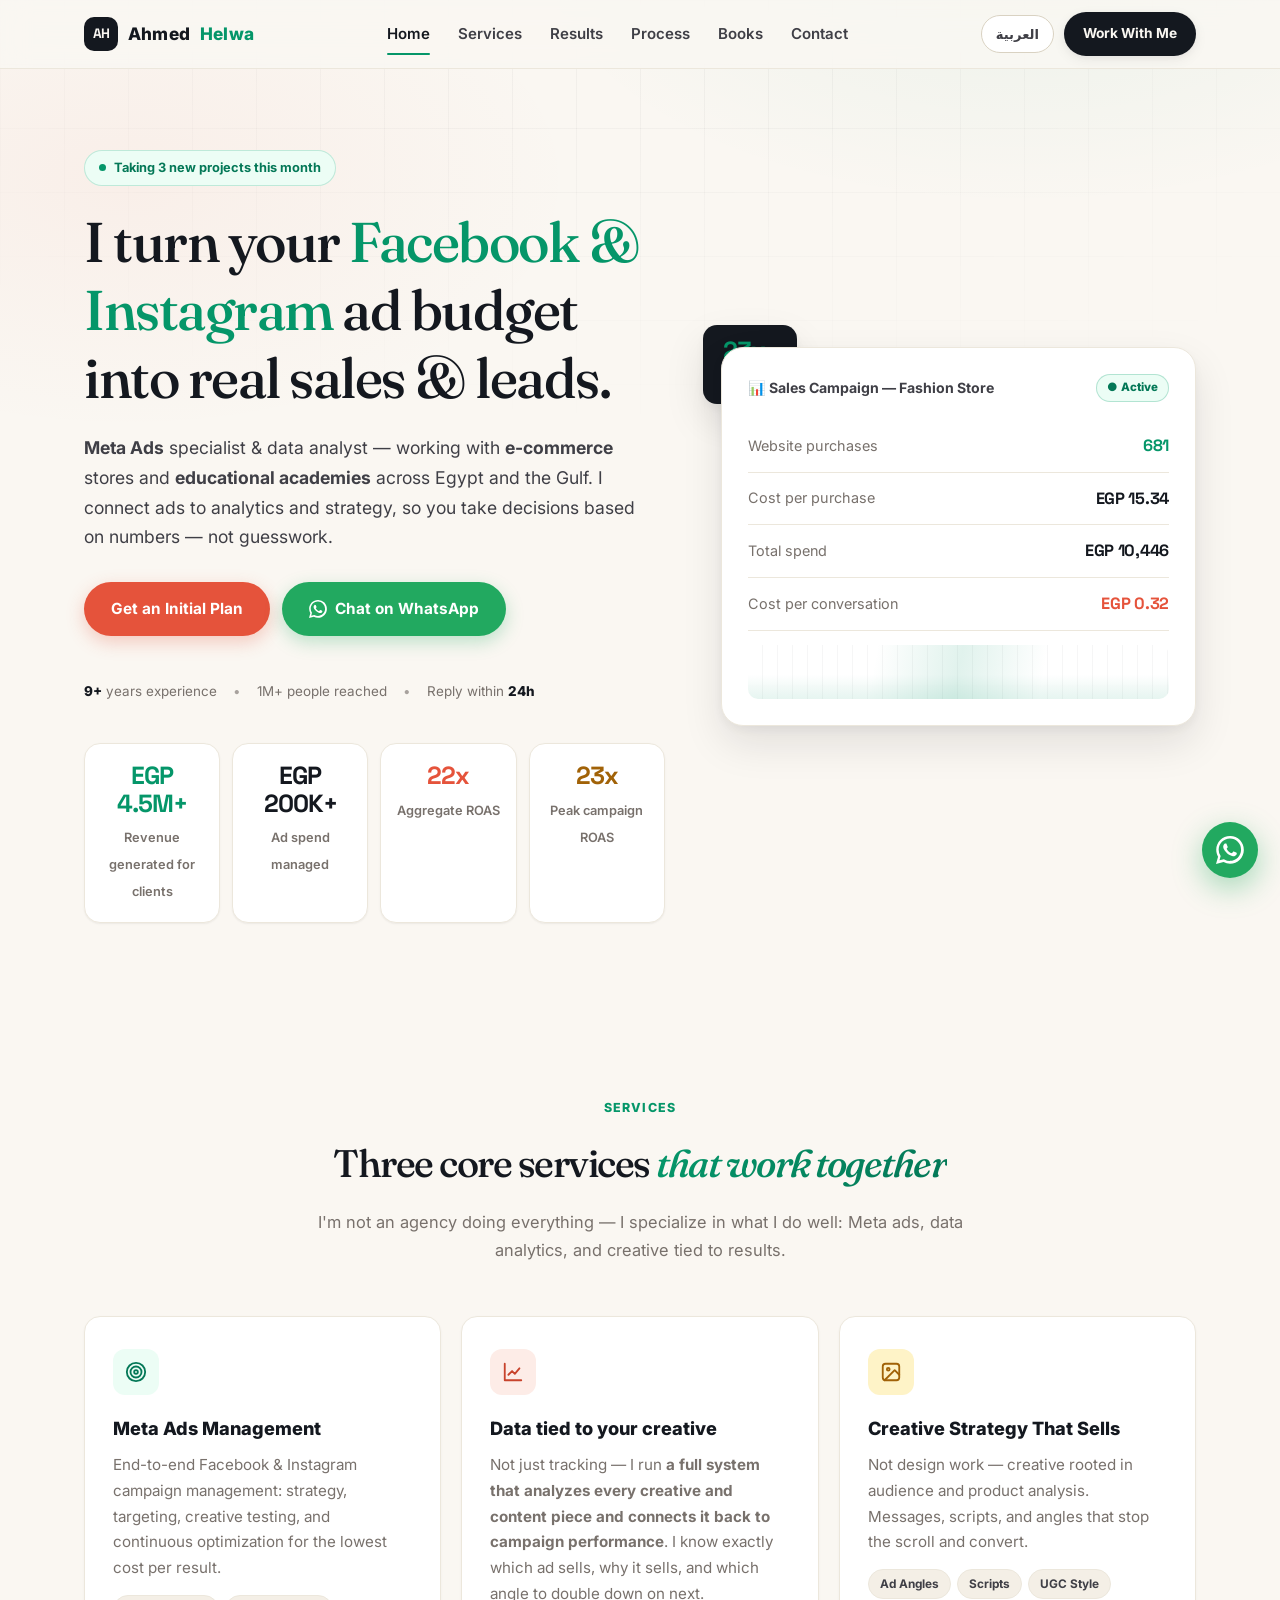
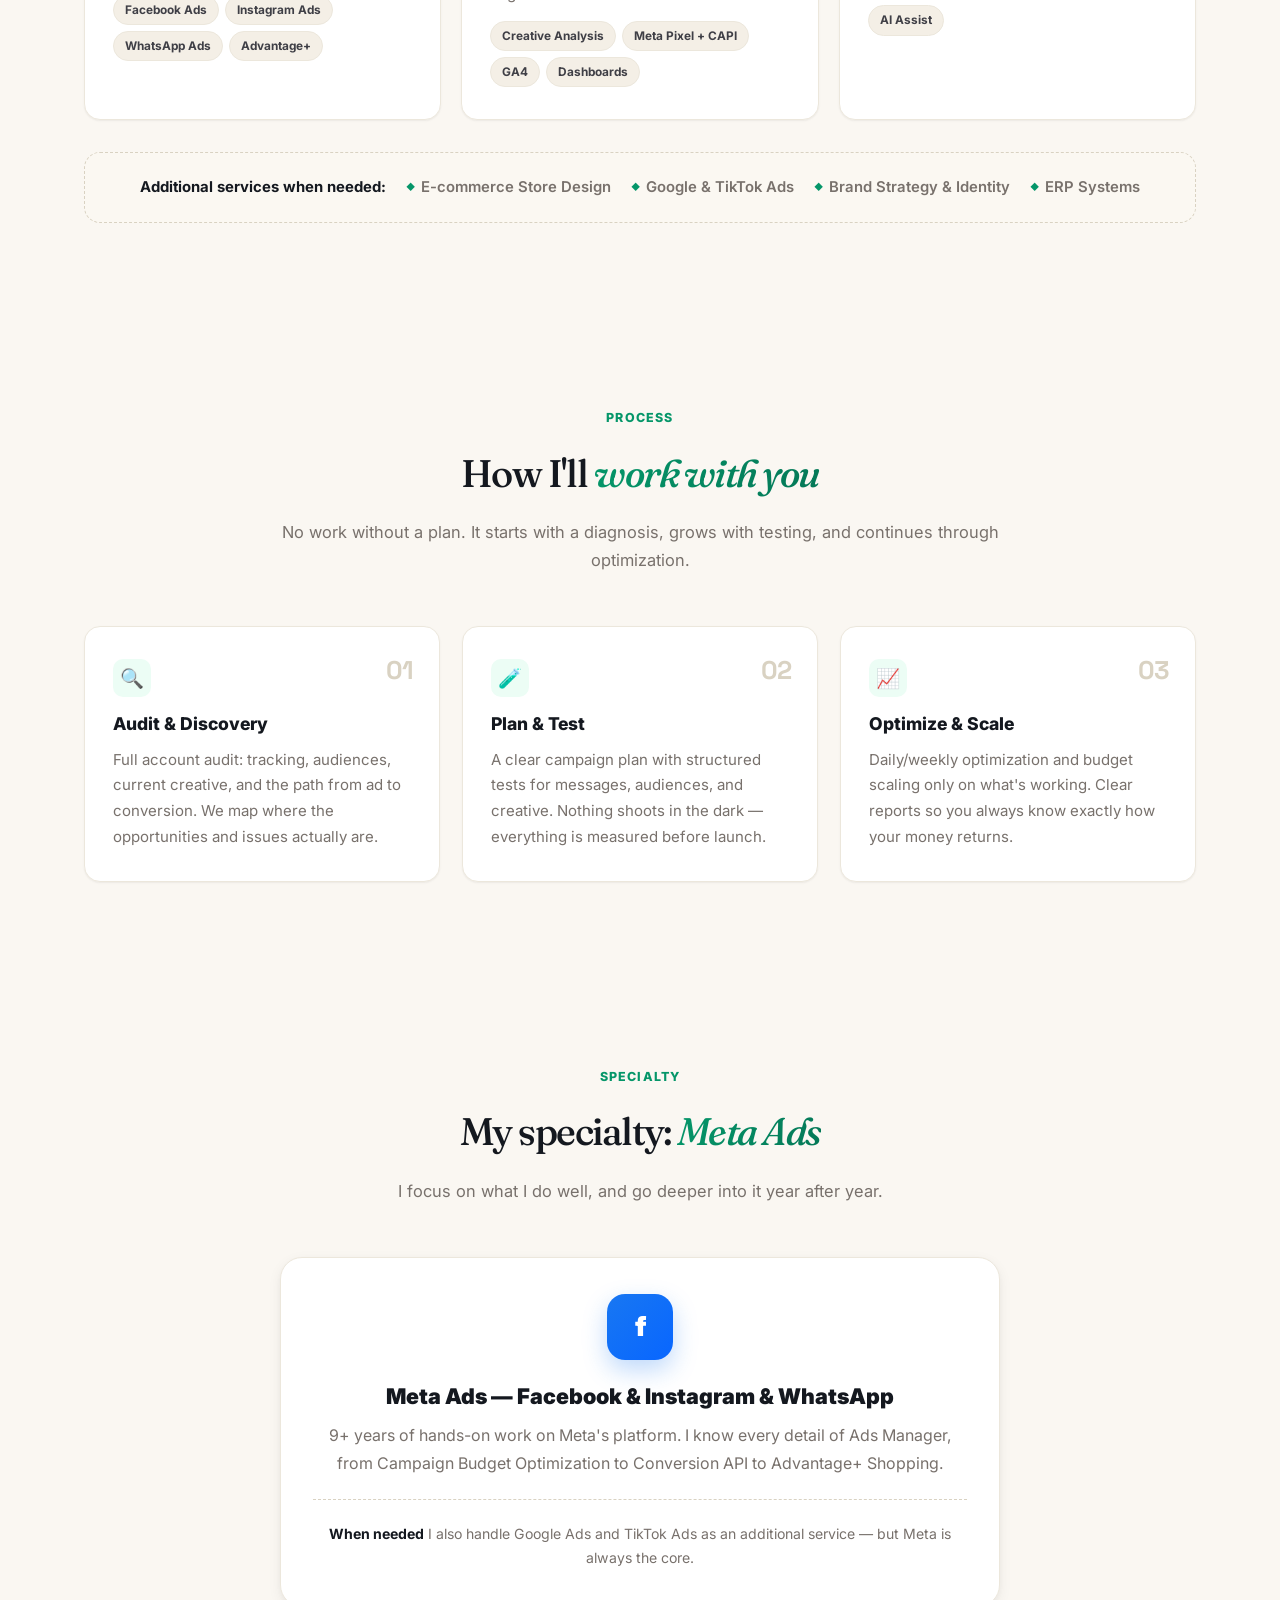
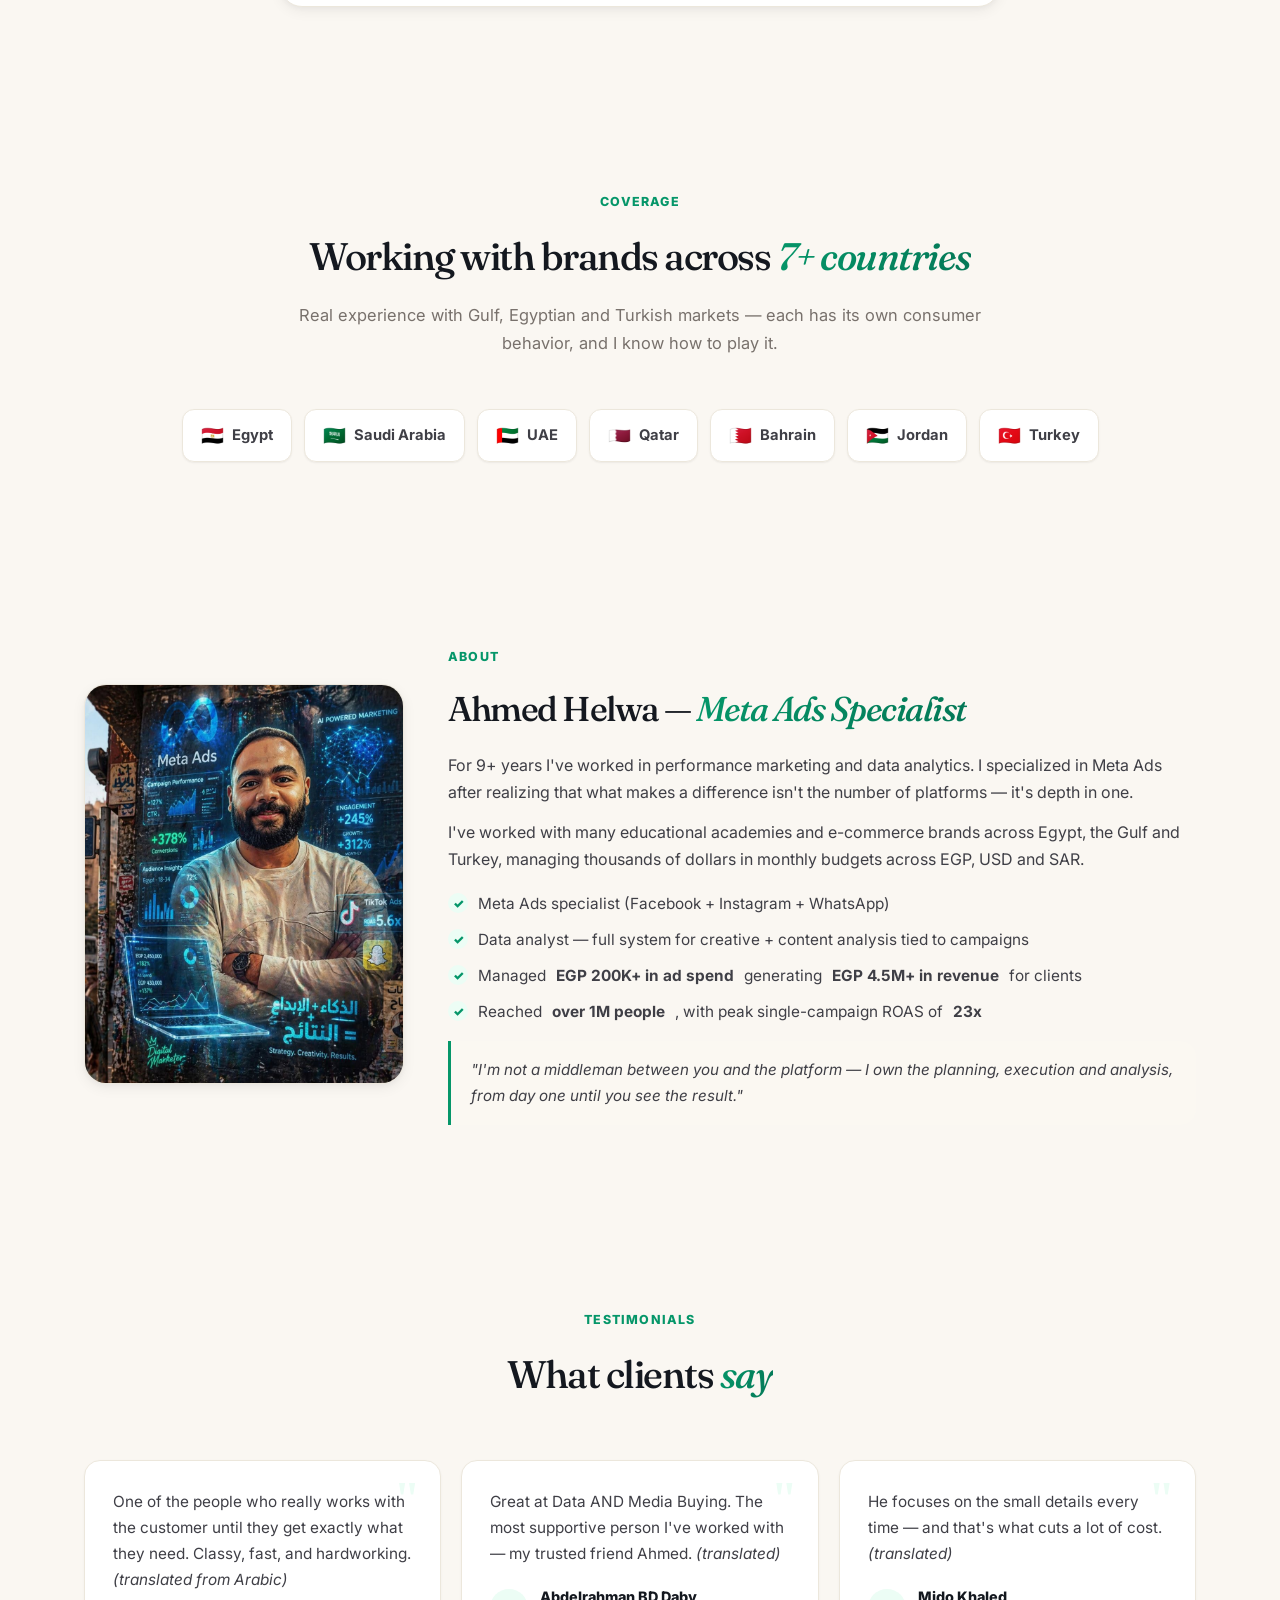
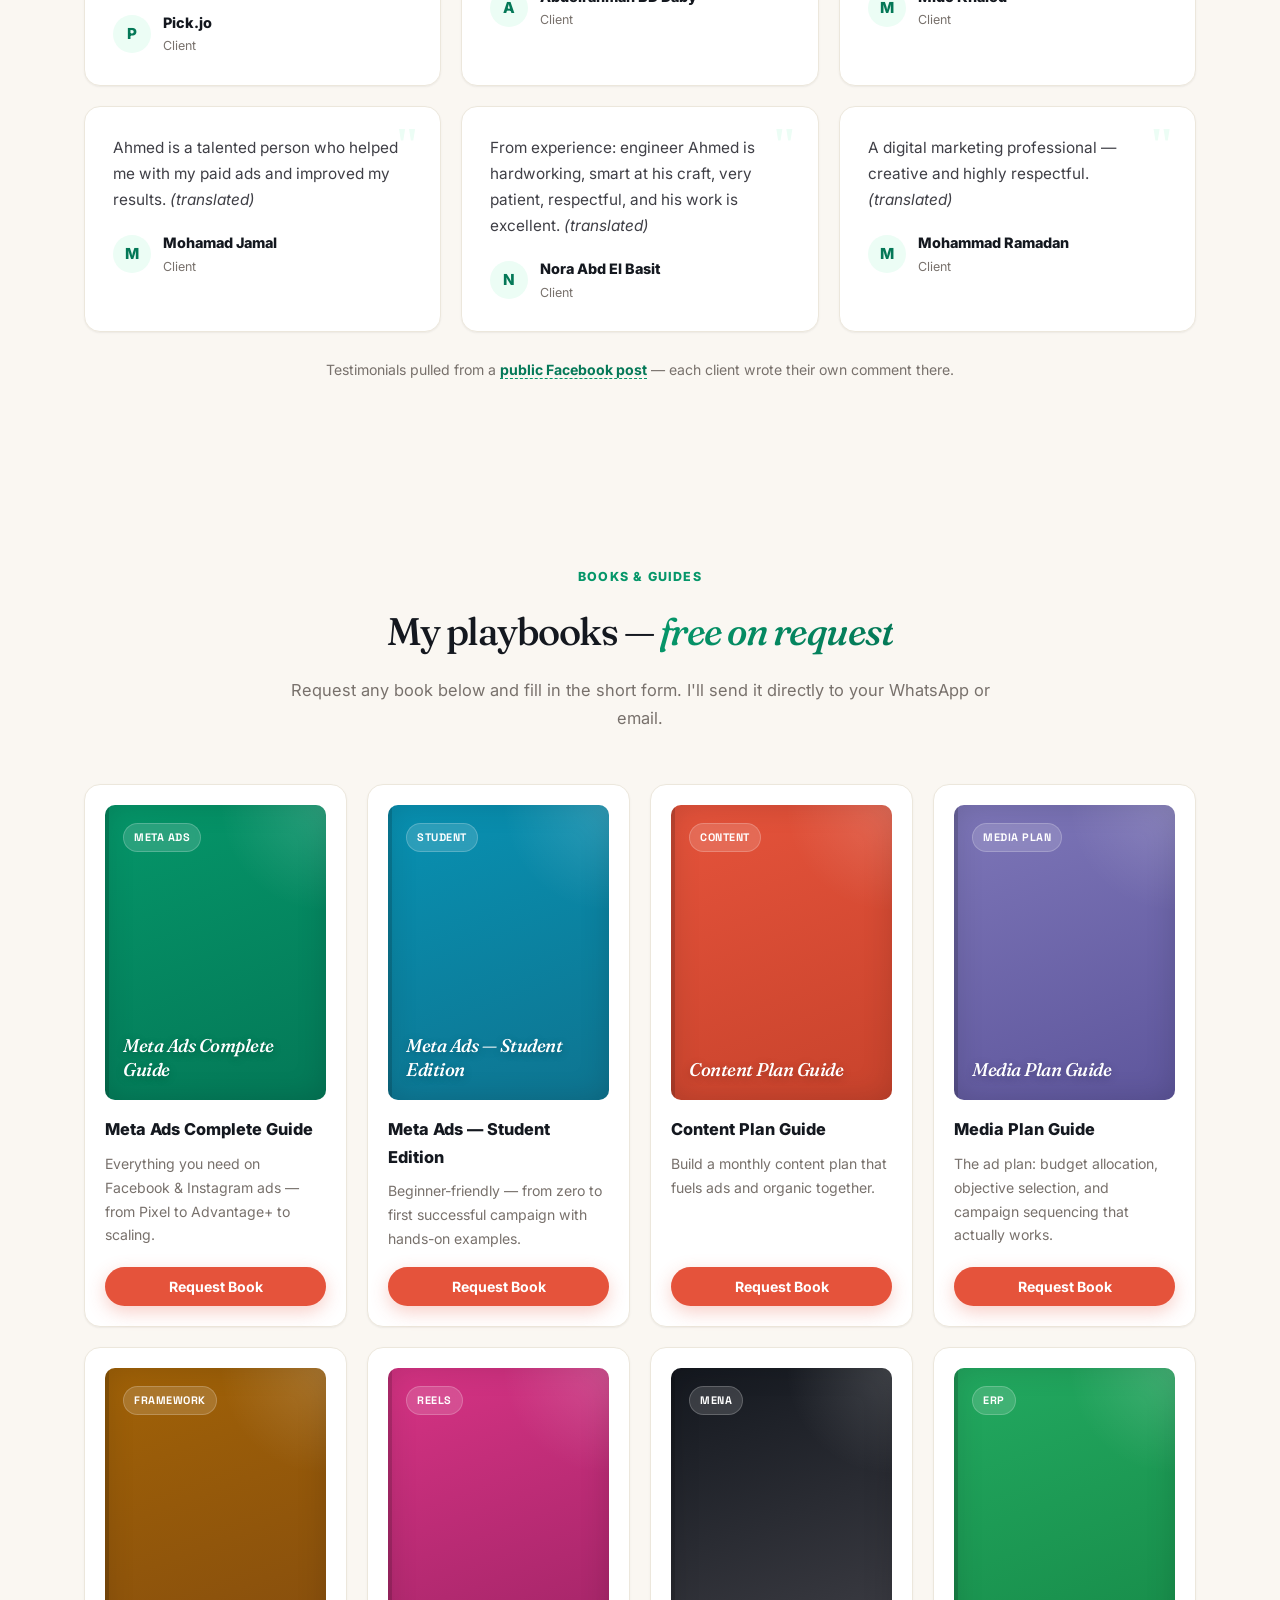
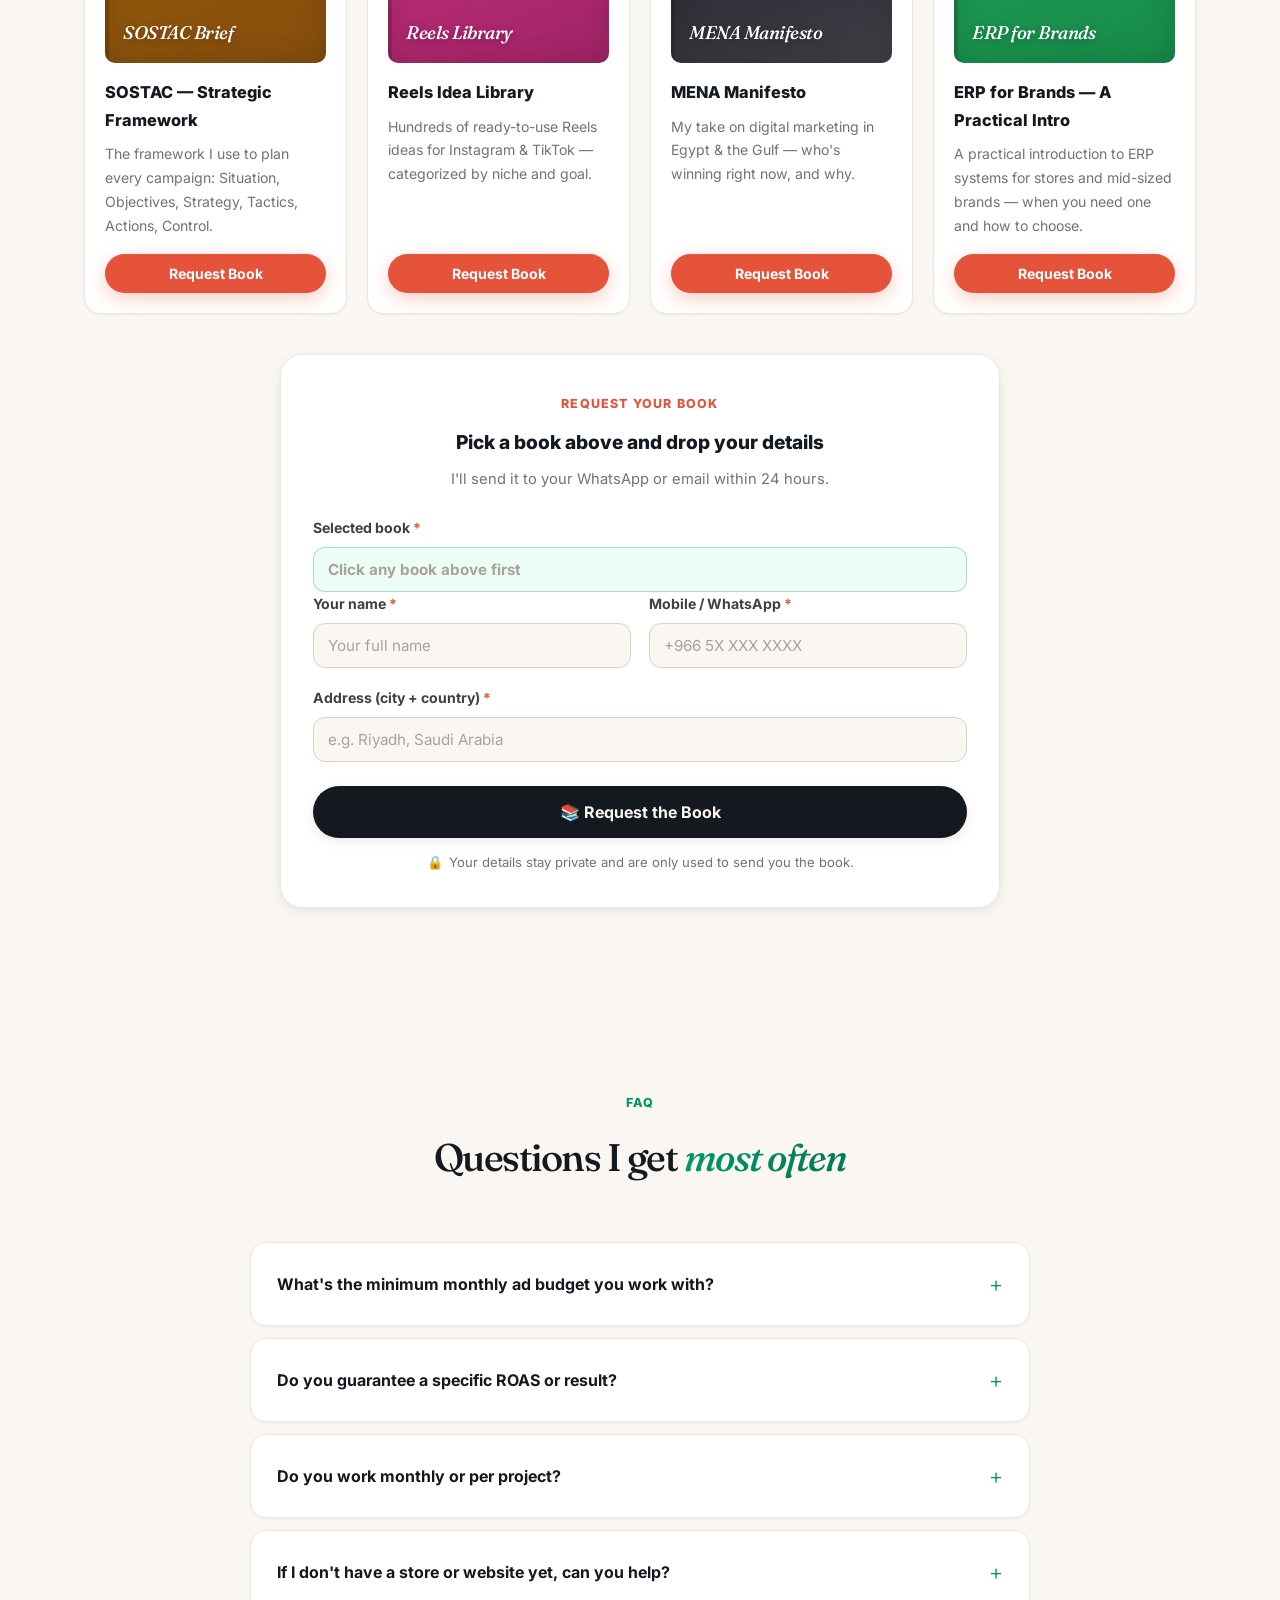
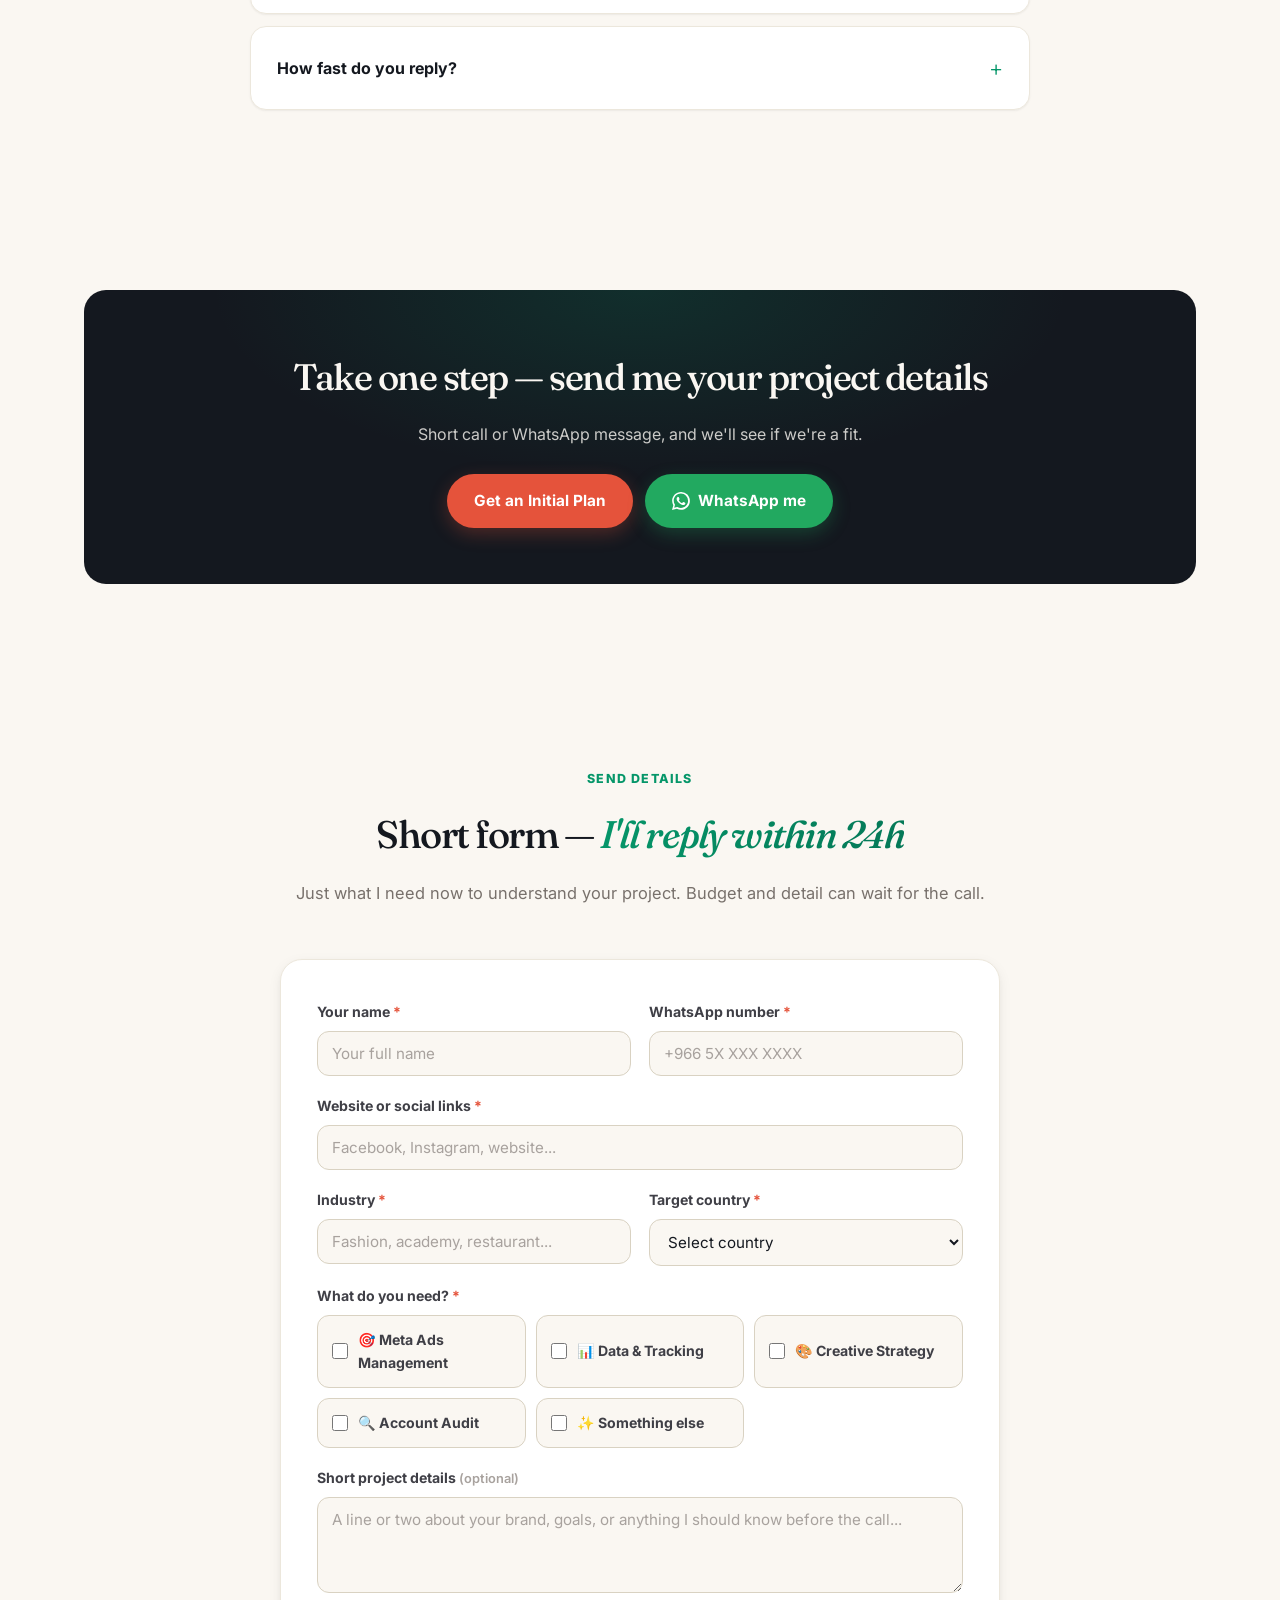
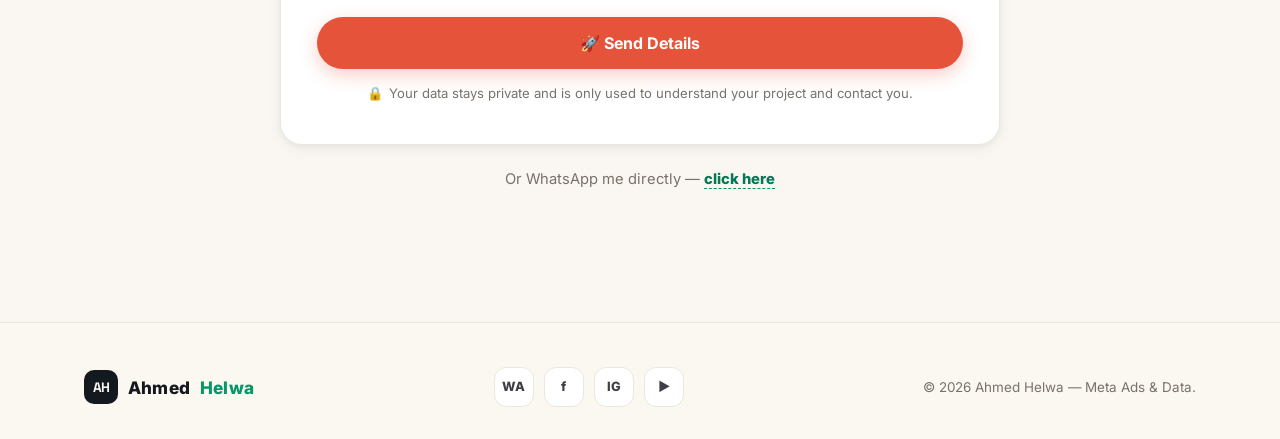
<file: en/index.html>
<!DOCTYPE html>
<html lang="en" dir="ltr">
<head>
  <meta charset="UTF-8">
  <meta name="viewport" content="width=device-width, initial-scale=1.0">
  <title>Ahmed Helwa | Meta Ads Specialist & Data Analyst — E-commerce & EdTech</title>
  <meta name="description" content="Ahmed Helwa — Meta Ads (Facebook & Instagram) specialist and data analyst with 9+ years of experience. I turn ad budgets into real sales and leads for e-commerce brands and educational academies in Egypt, KSA and the Gulf.">
  <meta name="theme-color" content="#faf7f2">
  <meta name="robots" content="index,follow">

  <link rel="canonical" href="https://ahmedhamdyhelwa.github.io/helwa-portfolio/en/index.html">
  <link rel="alternate" hreflang="en" href="https://ahmedhamdyhelwa.github.io/helwa-portfolio/en/index.html">
  <link rel="alternate" hreflang="ar" href="https://ahmedhamdyhelwa.github.io/helwa-portfolio/index.html">
  <link rel="alternate" hreflang="x-default" href="https://ahmedhamdyhelwa.github.io/helwa-portfolio/index.html">

  <meta property="og:type" content="website">
  <meta property="og:site_name" content="Ahmed Helwa — Meta Ads Specialist">
  <meta property="og:locale" content="en_US">
  <meta property="og:locale:alternate" content="ar_EG">
  <meta property="og:title" content="Ahmed Helwa | Meta Ads Specialist for E-commerce & EdTech">
  <meta property="og:description" content="I turn your Facebook & Instagram ad budget into real sales and leads. 9+ years, top ROAS 23x.">
  <meta property="og:url" content="https://ahmedhamdyhelwa.github.io/helwa-portfolio/en/index.html">
  <meta property="og:image" content="https://ahmedhamdyhelwa.github.io/helwa-portfolio/assets/img/og-cover.png">
  <meta property="og:image:width" content="1200">
  <meta property="og:image:height" content="630">
  <meta property="og:image:type" content="image/png">

  <meta name="twitter:card" content="summary_large_image">
  <meta name="twitter:title" content="Ahmed Helwa | Meta Ads Specialist">
  <meta name="twitter:description" content="I turn your Facebook & Instagram ad budget into real sales. 9+ years of experience.">
  <meta name="twitter:image" content="https://ahmedhamdyhelwa.github.io/helwa-portfolio/assets/img/og-cover.png">

  <link rel="preconnect" href="https://fonts.googleapis.com">
  <link rel="preconnect" href="https://fonts.gstatic.com" crossorigin>
  <link href="https://fonts.googleapis.com/css2?family=Fraunces:ital,opsz,wght@0,9..144,400;0,9..144,500;1,9..144,500&family=Inter:wght@400;500;600;700;800&family=Space+Grotesk:wght@500;700&display=swap" rel="stylesheet">
  <link rel="stylesheet" href="../assets/css/style.css">
  <script defer src="../assets/js/analytics.js"></script>

  <script type="application/ld+json">
  {
    "@context": "https://schema.org",
    "@type": "ProfessionalService",
    "name": "Ahmed Helwa — Meta Ads Specialist & Data Analyst",
    "url": "https://ahmedhamdyhelwa.github.io/helwa-portfolio/en/",
    "image": "https://ahmedhamdyhelwa.github.io/helwa-portfolio/assets/img/og-cover.png",
    "description": "Meta Ads (Facebook & Instagram) specialist and data analyst serving e-commerce brands and educational academies.",
    "areaServed": ["Egypt","Saudi Arabia","United Arab Emirates","Qatar","Bahrain","Jordan","Turkey"],
    "priceRange": "$$",
    "founder": {
      "@type": "Person",
      "name": "Ahmed Helwa",
      "jobTitle": "Meta Ads Specialist & Data Analyst",
      "sameAs": [
        "https://www.facebook.com/profile.php?id=61587056561524",
        "https://www.instagram.com/ahmed.helwa.analytics",
        "https://www.youtube.com/@Ahmed.Helwa.Analytics"
      ]
    }
  }
  </script>
</head>
<body class="en">
  <div class="bg-fx"></div>
  <div class="bg-grid"></div>

  <header class="site-header">
    <div class="container nav">
      <a href="index.html" class="logo">
        <span class="logo-mark">AH</span>
        Ahmed <span class="accent">Helwa</span>
      </a>
      <nav class="nav-links" id="navLinks">
        <a href="index.html" class="active">Home</a>
        <a href="#services">Services</a>
        <a href="results.html">Results</a>
        <a href="#process">Process</a>
        <a href="#books">Books</a>
        <a href="#contact">Contact</a>
      </nav>
      <div class="nav-actions">
        <a href="../index.html" class="lang-switch">العربية</a>
        <a href="#contact" class="btn btn-primary btn-sm">Work With Me</a>
        <button class="nav-toggle" id="navToggle" aria-label="Menu">☰</button>
      </div>
    </div>
  </header>

  <!-- ============ HERO ============ -->
  <section class="hero">
    <div class="container hero-grid">
      <div>
        <span class="badge"><span class="dot"></span> Taking 3 new projects this month</span>
        <h1>I turn your <span class="accent-emerald">Facebook &amp; Instagram</span> ad budget<br>into real sales &amp; leads.</h1>
        <p class="hero-sub"><strong>Meta Ads</strong> specialist &amp; data analyst — working with <strong>e-commerce</strong> stores and <strong>educational academies</strong> across Egypt and the Gulf. I connect ads to analytics and strategy, so you take decisions based on numbers — not guesswork.</p>

        <div class="hero-cta">
          <a href="#contact" class="btn btn-accent">Get an Initial Plan</a>
          <a href="https://wa.me/201555815833?text=Hi%20Ahmed,%20I'd%20like%20to%20chat%20about%20my%20project" target="_blank" rel="noopener" class="btn btn-whatsapp">
            <svg viewBox="0 0 24 24" width="18" height="18" fill="currentColor" aria-hidden="true"><path d="M20.52 3.48A11.86 11.86 0 0012.03 0C5.5 0 .2 5.3.2 11.83c0 2.08.55 4.11 1.58 5.9L0 24l6.44-1.69a11.8 11.8 0 005.58 1.42h.01c6.53 0 11.83-5.3 11.83-11.83 0-3.16-1.23-6.13-3.34-8.42zM12.03 21.4h-.01a9.55 9.55 0 01-4.87-1.34l-.35-.21-3.82 1 1.02-3.73-.23-.38a9.5 9.5 0 01-1.46-5.07c0-5.28 4.3-9.57 9.58-9.57 2.56 0 4.96 1 6.77 2.8a9.51 9.51 0 012.8 6.78c0 5.28-4.3 9.57-9.58 9.57zm5.25-7.16c-.29-.14-1.7-.84-1.96-.94-.26-.1-.45-.14-.65.14-.19.29-.74.94-.91 1.13-.17.19-.34.22-.62.07-.29-.14-1.22-.45-2.33-1.44-.86-.77-1.44-1.72-1.61-2-.17-.29-.02-.44.13-.58.13-.13.29-.34.43-.5.14-.17.19-.29.29-.48.1-.19.05-.36-.02-.5-.07-.14-.65-1.57-.89-2.15-.23-.56-.47-.48-.65-.49l-.55-.01c-.19 0-.5.07-.77.36-.26.29-1 1-1 2.42s1.03 2.81 1.17 3c.14.19 2.02 3.09 4.9 4.33.68.3 1.22.47 1.63.6.68.22 1.31.19 1.8.11.55-.08 1.7-.7 1.94-1.36.24-.67.24-1.25.17-1.37-.07-.12-.26-.19-.55-.34z"/></svg>
            Chat on WhatsApp
          </a>
        </div>

        <div class="trust-line">
          <span><strong>9+</strong> years experience</span><span class="sep">•</span>
          <span>1M+ people reached</span><span class="sep">•</span>
          <span>Reply within <strong>24h</strong></span>
        </div>

        <div class="stats-strip">
          <div class="stat-card"><span class="stat-num emerald">EGP<br>4.5M+</span><span class="stat-label">Revenue generated for clients</span></div>
          <div class="stat-card"><span class="stat-num">EGP<br>200K+</span><span class="stat-label">Ad spend managed</span></div>
          <div class="stat-card"><span class="stat-num coral">22x</span><span class="stat-label">Aggregate ROAS</span></div>
          <div class="stat-card"><span class="stat-num gold">23x</span><span class="stat-label">Peak campaign ROAS</span></div>
        </div>
      </div>

      <div class="hero-visual">
        <div class="floating-roas"><span class="big">23x</span><span class="small">Top ROAS</span></div>
        <div class="glass-panel">
          <div class="panel-head">
            <span class="panel-title">📊 Sales Campaign — Fashion Store</span>
            <span class="live-tag">● Active</span>
          </div>
          <div class="metric-row"><span class="metric-name">Website purchases</span><span class="metric-val up">681</span></div>
          <div class="metric-row"><span class="metric-name">Cost per purchase</span><span class="metric-val">EGP 15.34</span></div>
          <div class="metric-row"><span class="metric-name">Total spend</span><span class="metric-val">EGP 10,446</span></div>
          <div class="metric-row"><span class="metric-name">Cost per conversation</span><span class="metric-val hot">EGP 0.32</span></div>
          <div class="spark"></div>
        </div>
      </div>
    </div>
  </section>

  <!-- ============ SERVICES ============ -->
  <section id="services">
    <div class="container">
      <div class="sec-head reveal">
        <span class="sec-tag">Services</span>
        <h2>Three core services <span class="grad-text">that work together</span></h2>
        <p>I'm not an agency doing everything — I specialize in what I do well: Meta ads, data analytics, and creative tied to results.</p>
      </div>

      <div class="services-grid">
        <div class="service-card reveal">
          <div class="service-icon">
            <svg viewBox="0 0 24 24" fill="none" stroke="currentColor" stroke-linecap="round" stroke-linejoin="round"><circle cx="12" cy="12" r="10"/><circle cx="12" cy="12" r="6"/><circle cx="12" cy="12" r="2"/></svg>
          </div>
          <h3>Meta Ads Management</h3>
          <p>End-to-end Facebook & Instagram campaign management: strategy, targeting, creative testing, and continuous optimization for the lowest cost per result.</p>
          <div class="service-tags"><span>Facebook Ads</span><span>Instagram Ads</span><span>WhatsApp Ads</span><span>Advantage+</span></div>
        </div>

        <div class="service-card reveal">
          <div class="service-icon coral">
            <svg viewBox="0 0 24 24" fill="none" stroke="currentColor" stroke-linecap="round" stroke-linejoin="round"><path d="M3 3v18h18"/><path d="M7 15l4-4 3 3 5-6"/></svg>
          </div>
          <h3>Data tied to your creative</h3>
          <p>Not just tracking — I run <strong>a full system that analyzes every creative and content piece and connects it back to campaign performance</strong>. I know exactly which ad sells, why it sells, and which angle to double down on next.</p>
          <div class="service-tags"><span>Creative Analysis</span><span>Meta Pixel + CAPI</span><span>GA4</span><span>Dashboards</span></div>
        </div>

        <div class="service-card reveal">
          <div class="service-icon gold">
            <svg viewBox="0 0 24 24" fill="none" stroke="currentColor" stroke-linecap="round" stroke-linejoin="round"><rect x="3" y="3" width="18" height="18" rx="3"/><circle cx="9" cy="9" r="1.5"/><path d="M21 15l-5-5L5 21"/></svg>
          </div>
          <h3>Creative Strategy That Sells</h3>
          <p>Not design work — creative rooted in audience and product analysis. Messages, scripts, and angles that stop the scroll and convert.</p>
          <div class="service-tags"><span>Ad Angles</span><span>Scripts</span><span>UGC Style</span><span>AI Assist</span></div>
        </div>
      </div>

      <div class="services-extras reveal">
        <strong>Additional services when needed:</strong>
        <span class="ext-item">E-commerce Store Design</span>
        <span class="ext-item">Google &amp; TikTok Ads</span>
        <span class="ext-item">Brand Strategy &amp; Identity</span>
        <span class="ext-item">ERP Systems</span>
      </div>
    </div>
  </section>

  <!-- ============ PROCESS ============ -->
  <section id="process">
    <div class="container">
      <div class="sec-head reveal">
        <span class="sec-tag">Process</span>
        <h2>How I'll <span class="grad-text">work with you</span></h2>
        <p>No work without a plan. It starts with a diagnosis, grows with testing, and continues through optimization.</p>
      </div>

      <div class="process-grid">
        <div class="process-step reveal">
          <div class="step-ico">🔍</div>
          <h3>Audit &amp; Discovery</h3>
          <p>Full account audit: tracking, audiences, current creative, and the path from ad to conversion. We map where the opportunities and issues actually are.</p>
        </div>
        <div class="process-step reveal">
          <div class="step-ico">🧪</div>
          <h3>Plan &amp; Test</h3>
          <p>A clear campaign plan with structured tests for messages, audiences, and creative. Nothing shoots in the dark — everything is measured before launch.</p>
        </div>
        <div class="process-step reveal">
          <div class="step-ico">📈</div>
          <h3>Optimize &amp; Scale</h3>
          <p>Daily/weekly optimization and budget scaling only on what's working. Clear reports so you always know exactly how your money returns.</p>
        </div>
      </div>
    </div>
  </section>

  <!-- ============ META PLATFORM SPOTLIGHT ============ -->
  <section>
    <div class="container">
      <div class="sec-head reveal">
        <span class="sec-tag">Specialty</span>
        <h2>My specialty: <span class="grad-text">Meta Ads</span></h2>
        <p>I focus on what I do well, and go deeper into it year after year.</p>
      </div>
      <div class="platform-hero reveal">
        <div class="pf-logo">f</div>
        <h3>Meta Ads — Facebook &amp; Instagram &amp; WhatsApp</h3>
        <p>9+ years of hands-on work on Meta's platform. I know every detail of Ads Manager, from Campaign Budget Optimization to Conversion API to Advantage+ Shopping.</p>
        <div class="pf-sub-line">
          <strong>When needed</strong> I also handle Google Ads and TikTok Ads as an additional service — but Meta is always the core.
        </div>
      </div>
    </div>
  </section>

  <!-- ============ COUNTRIES ============ -->
  <section>
    <div class="container">
      <div class="sec-head reveal">
        <span class="sec-tag">Coverage</span>
        <h2>Working with brands across <span class="grad-text">7+ countries</span></h2>
        <p>Real experience with Gulf, Egyptian and Turkish markets — each has its own consumer behavior, and I know how to play it.</p>
      </div>
      <div class="countries reveal">
        <span class="country-chip"><span class="flag">🇪🇬</span> Egypt</span>
        <span class="country-chip"><span class="flag">🇸🇦</span> Saudi Arabia</span>
        <span class="country-chip"><span class="flag">🇦🇪</span> UAE</span>
        <span class="country-chip"><span class="flag">🇶🇦</span> Qatar</span>
        <span class="country-chip"><span class="flag">🇧🇭</span> Bahrain</span>
        <span class="country-chip"><span class="flag">🇯🇴</span> Jordan</span>
        <span class="country-chip"><span class="flag">🇹🇷</span> Turkey</span>
      </div>
    </div>
  </section>

  <!-- ============ ABOUT ============ -->
  <section id="about">
    <div class="container about-strip">
      <div class="about-photo reveal">
        <img src="../assets/ahmed.jpg" alt="Ahmed Helwa — Meta Ads Specialist & Data Analyst" loading="lazy" width="320" height="400" onerror="this.style.display='none'; this.nextElementSibling.style.display='block'">
        <div class="photo-placeholder" style="display:none">Ahmed Helwa photo</div>
      </div>
      <div class="about-text reveal">
        <span class="sec-tag">About</span>
        <h2>Ahmed Helwa — <span class="grad-text">Meta Ads Specialist</span></h2>
        <p>For 9+ years I've worked in performance marketing and data analytics. I specialized in Meta Ads after realizing that what makes a difference isn't the number of platforms — it's depth in one.</p>
        <p>I've worked with many educational academies and e-commerce brands across Egypt, the Gulf and Turkey, managing thousands of dollars in monthly budgets across EGP, USD and SAR.</p>
        <ul class="about-points">
          <li>Meta Ads specialist (Facebook + Instagram + WhatsApp)</li>
          <li>Data analyst — full system for creative + content analysis tied to campaigns</li>
          <li>Managed <strong>EGP 200K+ in ad spend</strong> generating <strong>EGP 4.5M+ in revenue</strong> for clients</li>
          <li>Reached <strong>over 1M people</strong>, with peak single-campaign ROAS of <strong>23x</strong></li>
        </ul>
        <div class="about-quote">
          "I'm not a middleman between you and the platform — I own the planning, execution and analysis, from day one until you see the result."
        </div>
      </div>
    </div>
  </section>

  <!-- ============ TESTIMONIALS ============ -->
  <section id="testimonials">
    <div class="container">
      <div class="sec-head reveal">
        <span class="sec-tag">Testimonials</span>
        <h2>What clients <span class="grad-text">say</span></h2>
      </div>

      <div class="testimonials-grid">
        <div class="testimonial reveal">
          <span class="quote-mark">"</span>
          <p>One of the people who really works with the customer until they get exactly what they need. Classy, fast, and hardworking. <em>(translated from Arabic)</em></p>
          <div class="who">
            <div class="avatar">P</div>
            <div class="meta">
              <span class="name">Pick.jo</span>
              <span class="role">Client</span>
            </div>
          </div>
        </div>

        <div class="testimonial reveal">
          <span class="quote-mark">"</span>
          <p>Great at Data AND Media Buying. The most supportive person I've worked with — my trusted friend Ahmed. <em>(translated)</em></p>
          <div class="who">
            <div class="avatar">A</div>
            <div class="meta">
              <span class="name">Abdelrahman BD Daby</span>
              <span class="role">Client</span>
            </div>
          </div>
        </div>

        <div class="testimonial reveal">
          <span class="quote-mark">"</span>
          <p>He focuses on the small details every time — and that's what cuts a lot of cost. <em>(translated)</em></p>
          <div class="who">
            <div class="avatar">M</div>
            <div class="meta">
              <span class="name">Mido Khaled</span>
              <span class="role">Client</span>
            </div>
          </div>
        </div>

        <div class="testimonial reveal">
          <span class="quote-mark">"</span>
          <p>Ahmed is a talented person who helped me with my paid ads and improved my results. <em>(translated)</em></p>
          <div class="who">
            <div class="avatar">M</div>
            <div class="meta">
              <span class="name">Mohamad Jamal</span>
              <span class="role">Client</span>
            </div>
          </div>
        </div>

        <div class="testimonial reveal">
          <span class="quote-mark">"</span>
          <p>From experience: engineer Ahmed is hardworking, smart at his craft, very patient, respectful, and his work is excellent. <em>(translated)</em></p>
          <div class="who">
            <div class="avatar">N</div>
            <div class="meta">
              <span class="name">Nora Abd El Basit</span>
              <span class="role">Client</span>
            </div>
          </div>
        </div>

        <div class="testimonial reveal">
          <span class="quote-mark">"</span>
          <p>A digital marketing professional — creative and highly respectful. <em>(translated)</em></p>
          <div class="who">
            <div class="avatar">M</div>
            <div class="meta">
              <span class="name">Mohammad Ramadan</span>
              <span class="role">Client</span>
            </div>
          </div>
        </div>
      </div>

      <p class="testimonials-source reveal">
        Testimonials pulled from a <a href="https://www.facebook.com/share/p/1QH6z59U2J/" target="_blank" rel="noopener">public Facebook post</a> — each client wrote their own comment there.
      </p>
    </div>
  </section>

  <!-- ============ BOOKS ============ -->
  <section id="books">
    <div class="container">
      <div class="sec-head reveal">
        <span class="sec-tag">Books & Guides</span>
        <h2>My playbooks — <span class="grad-text">free on request</span></h2>
        <p>Request any book below and fill in the short form. I'll send it directly to your WhatsApp or email.</p>
      </div>

      <div class="books-grid">
        <article class="book-card reveal">
          <div class="book-cover" style="--c1:#059669;--c2:#047857;"><span class="bc-badge">Meta Ads</span><span class="bc-title">Meta Ads Complete Guide</span></div>
          <h3>Meta Ads Complete Guide</h3>
          <p>Everything you need on Facebook &amp; Instagram ads — from Pixel to Advantage+ to scaling.</p>
          <button type="button" class="btn btn-accent book-request-btn" data-book="Meta Ads Complete Guide">Request Book</button>
        </article>

        <article class="book-card reveal">
          <div class="book-cover" style="--c1:#0891b2;--c2:#0e7490;"><span class="bc-badge">Student</span><span class="bc-title">Meta Ads — Student Edition</span></div>
          <h3>Meta Ads — Student Edition</h3>
          <p>Beginner-friendly — from zero to first successful campaign with hands-on examples.</p>
          <button type="button" class="btn btn-accent book-request-btn" data-book="Meta Ads Student Edition">Request Book</button>
        </article>

        <article class="book-card reveal">
          <div class="book-cover" style="--c1:#e5533b;--c2:#c8432c;"><span class="bc-badge">Content</span><span class="bc-title">Content Plan Guide</span></div>
          <h3>Content Plan Guide</h3>
          <p>Build a monthly content plan that fuels ads and organic together.</p>
          <button type="button" class="btn btn-accent book-request-btn" data-book="Content Plan Guide">Request Book</button>
        </article>

        <article class="book-card reveal">
          <div class="book-cover" style="--c1:#7d76b8;--c2:#5e569c;"><span class="bc-badge">Media Plan</span><span class="bc-title">Media Plan Guide</span></div>
          <h3>Media Plan Guide</h3>
          <p>The ad plan: budget allocation, objective selection, and campaign sequencing that actually works.</p>
          <button type="button" class="btn btn-accent book-request-btn" data-book="Media Plan Guide">Request Book</button>
        </article>

        <article class="book-card reveal">
          <div class="book-cover" style="--c1:#a16207;--c2:#854d0e;"><span class="bc-badge">Framework</span><span class="bc-title">SOSTAC Brief</span></div>
          <h3>SOSTAC — Strategic Framework</h3>
          <p>The framework I use to plan every campaign: Situation, Objectives, Strategy, Tactics, Actions, Control.</p>
          <button type="button" class="btn btn-accent book-request-btn" data-book="SOSTAC Brief">Request Book</button>
        </article>

        <article class="book-card reveal">
          <div class="book-cover" style="--c1:#d63384;--c2:#a02466;"><span class="bc-badge">Reels</span><span class="bc-title">Reels Library</span></div>
          <h3>Reels Idea Library</h3>
          <p>Hundreds of ready-to-use Reels ideas for Instagram &amp; TikTok — categorized by niche and goal.</p>
          <button type="button" class="btn btn-accent book-request-btn" data-book="Reels Library">Request Book</button>
        </article>

        <article class="book-card reveal">
          <div class="book-cover" style="--c1:#14181f;--c2:#3f3f46;"><span class="bc-badge">MENA</span><span class="bc-title">MENA Manifesto</span></div>
          <h3>MENA Manifesto</h3>
          <p>My take on digital marketing in Egypt &amp; the Gulf — who's winning right now, and why.</p>
          <button type="button" class="btn btn-accent book-request-btn" data-book="MENA Manifesto">Request Book</button>
        </article>

        <article class="book-card reveal">
          <div class="book-cover" style="--c1:#22a960;--c2:#178a48;"><span class="bc-badge">ERP</span><span class="bc-title">ERP for Brands</span></div>
          <h3>ERP for Brands — A Practical Intro</h3>
          <p>A practical introduction to ERP systems for stores and mid-sized brands — when you need one and how to choose.</p>
          <button type="button" class="btn btn-accent book-request-btn" data-book="ERP Guide">Request Book</button>
        </article>
      </div>

      <div class="book-form-wrap reveal" id="bookFormWrap">
        <div class="book-form-header">
          <span class="sec-tag">Request your book</span>
          <h3 id="bookFormTitle">Pick a book above and drop your details</h3>
          <p>I'll send it to your WhatsApp or email within 24 hours.</p>
        </div>

        <form class="book-form" id="bookForm" novalidate>
          <input type="hidden" name="book" id="bookField">

          <div class="form-group">
            <label>Selected book <span class="req">*</span></label>
            <input type="text" id="bookDisplay" readonly required placeholder="Click any book above first">
          </div>

          <div class="form-grid">
            <div class="form-group">
              <label>Your name <span class="req">*</span></label>
              <input type="text" name="owner_name" required placeholder="Your full name">
            </div>
            <div class="form-group">
              <label>Mobile / WhatsApp <span class="req">*</span></label>
              <input type="tel" name="whatsapp" required placeholder="+966 5X XXX XXXX">
            </div>
            <div class="form-group full">
              <label>Address (city + country) <span class="req">*</span></label>
              <input type="text" name="address" required placeholder="e.g. Riyadh, Saudi Arabia">
            </div>
          </div>

          <div class="form-submit">
            <button type="submit" class="btn btn-primary" id="bookSubmitBtn">📚 Request the Book</button>
            <div class="form-msg" id="bookFormMsg" role="status" aria-live="polite"></div>
            <div class="form-privacy">
              <span class="lock">🔒</span>
              Your details stay private and are only used to send you the book.
            </div>
          </div>
        </form>
      </div>
    </div>
  </section>

  <!-- ============ FAQ ============ -->
  <section id="faq">
    <div class="container">
      <div class="sec-head reveal">
        <span class="sec-tag">FAQ</span>
        <h2>Questions I get <span class="grad-text">most often</span></h2>
      </div>

      <div class="faq-list reveal">
        <details class="faq-item">
          <summary>What's the minimum monthly ad budget you work with?</summary>
          <p>I work with monthly budgets starting at $500 (or equivalent). Below that it's tough to hit a meaningful result because Meta needs enough data to learn.</p>
        </details>
        <details class="faq-item">
          <summary>Do you guarantee a specific ROAS or result?</summary>
          <p>No. Anyone guaranteeing numbers before seeing your account, product and market is lying. What I do guarantee: a clear plan, disciplined work, and full transparency in the numbers every week.</p>
        </details>
        <details class="faq-item">
          <summary>Do you work monthly or per project?</summary>
          <p>Mostly monthly retainers, because optimization takes time. But I also take fixed-scope projects or Audit + Strategy engagements. We'll agree based on your case.</p>
        </details>
        <details class="faq-item">
          <summary>If I don't have a store or website yet, can you help?</summary>
          <p>Yes — I have a team that builds e-commerce stores (Shopify / Salla) and landing pages. But that's not my core service. My core is ads and analytics.</p>
        </details>
        <details class="faq-item">
          <summary>How fast do you reply?</summary>
          <p>Form or WhatsApp — usually within 24 hours, sometimes same-day depending on my schedule.</p>
        </details>
      </div>
    </div>
  </section>

  <!-- ============ CTA ============ -->
  <section>
    <div class="container">
      <div class="cta-band reveal">
        <h2>Take one step — send me your project details</h2>
        <p>Short call or WhatsApp message, and we'll see if we're a fit.</p>
        <div class="cta-row">
          <a href="#contact" class="btn btn-accent">Get an Initial Plan</a>
          <a href="https://wa.me/201555815833?text=Hi%20Ahmed,%20I'd%20like%20to%20chat%20about%20my%20project" target="_blank" rel="noopener" class="btn btn-whatsapp">
            <svg viewBox="0 0 24 24" width="18" height="18" fill="currentColor" aria-hidden="true"><path d="M20.52 3.48A11.86 11.86 0 0012.03 0C5.5 0 .2 5.3.2 11.83c0 2.08.55 4.11 1.58 5.9L0 24l6.44-1.69a11.8 11.8 0 005.58 1.42h.01c6.53 0 11.83-5.3 11.83-11.83 0-3.16-1.23-6.13-3.34-8.42zM12.03 21.4h-.01a9.55 9.55 0 01-4.87-1.34l-.35-.21-3.82 1 1.02-3.73-.23-.38a9.5 9.5 0 01-1.46-5.07c0-5.28 4.3-9.57 9.58-9.57 2.56 0 4.96 1 6.77 2.8a9.51 9.51 0 012.8 6.78c0 5.28-4.3 9.57-9.58 9.57zm5.25-7.16c-.29-.14-1.7-.84-1.96-.94-.26-.1-.45-.14-.65.14-.19.29-.74.94-.91 1.13-.17.19-.34.22-.62.07-.29-.14-1.22-.45-2.33-1.44-.86-.77-1.44-1.72-1.61-2-.17-.29-.02-.44.13-.58.13-.13.29-.34.43-.5.14-.17.19-.29.29-.48.1-.19.05-.36-.02-.5-.07-.14-.65-1.57-.89-2.15-.23-.56-.47-.48-.65-.49l-.55-.01c-.19 0-.5.07-.77.36-.26.29-1 1-1 2.42s1.03 2.81 1.17 3c.14.19 2.02 3.09 4.9 4.33.68.3 1.22.47 1.63.6.68.22 1.31.19 1.8.11.55-.08 1.7-.7 1.94-1.36.24-.67.24-1.25.17-1.37-.07-.12-.26-.19-.55-.34z"/></svg>
            WhatsApp me
          </a>
        </div>
      </div>
    </div>
  </section>

  <!-- ============ CONTACT FORM ============ -->
  <section id="contact">
    <div class="container">
      <div class="sec-head reveal">
        <span class="sec-tag">Send details</span>
        <h2>Short form — <span class="grad-text">I'll reply within 24h</span></h2>
        <p>Just what I need now to understand your project. Budget and detail can wait for the call.</p>
      </div>

      <form class="form-wrap reveal" id="leadForm" novalidate>
        <div class="form-grid">
          <div class="form-group">
            <label>Your name <span class="req">*</span></label>
            <input type="text" name="owner_name" required placeholder="Your full name">
          </div>
          <div class="form-group">
            <label>WhatsApp number <span class="req">*</span></label>
            <input type="tel" name="whatsapp" required placeholder="+966 5X XXX XXXX">
          </div>
          <div class="form-group full">
            <label>Website or social links <span class="req">*</span></label>
            <input type="text" name="social_links" required placeholder="Facebook, Instagram, website...">
          </div>
          <div class="form-group">
            <label>Industry <span class="req">*</span></label>
            <input type="text" name="product_type" required placeholder="Fashion, academy, restaurant...">
          </div>
          <div class="form-group">
            <label>Target country <span class="req">*</span></label>
            <select name="country" required>
              <option value="">Select country</option>
              <option>Egypt</option>
              <option>Saudi Arabia</option>
              <option>UAE</option>
              <option>Qatar</option>
              <option>Bahrain</option>
              <option>Jordan</option>
              <option>Turkey</option>
              <option>Multiple countries</option>
              <option>Other</option>
            </select>
          </div>
          <div class="form-group full">
            <label>What do you need? <span class="req">*</span></label>
            <div class="services-check">
              <label class="check-pill"><input type="checkbox" name="services" value="Meta Ads"> 🎯 Meta Ads Management</label>
              <label class="check-pill"><input type="checkbox" name="services" value="Data Analytics"> 📊 Data & Tracking</label>
              <label class="check-pill"><input type="checkbox" name="services" value="Creative"> 🎨 Creative Strategy</label>
              <label class="check-pill"><input type="checkbox" name="services" value="Audit"> 🔍 Account Audit</label>
              <label class="check-pill"><input type="checkbox" name="services" value="Something else"> ✨ Something else</label>
            </div>
          </div>
          <div class="form-group full">
            <label>Short project details <span class="opt">(optional)</span></label>
            <textarea name="notes" placeholder="A line or two about your brand, goals, or anything I should know before the call..."></textarea>
          </div>
        </div>

        <div class="form-submit">
          <button type="submit" class="btn btn-accent" id="submitBtn">🚀 Send Details</button>
          <div class="form-msg" id="formMsg" role="status" aria-live="polite"></div>
          <div class="form-privacy">
            <span class="lock">🔒</span>
            Your data stays private and is only used to understand your project and contact you.
          </div>
        </div>
      </form>

      <div class="contact-alt reveal">
        Or WhatsApp me directly — <a href="https://wa.me/201555815833?text=Hi%20Ahmed,%20I'd%20like%20to%20chat%20about%20my%20project" target="_blank" rel="noopener">click here</a>
      </div>
    </div>
  </section>

  <!-- ============ FOOTER ============ -->
  <footer class="site-footer">
    <div class="container footer-grid">
      <a href="index.html" class="logo">
        <span class="logo-mark">AH</span>
        Ahmed <span class="accent">Helwa</span>
      </a>
      <div class="footer-social">
        <a href="https://wa.me/201555815833" target="_blank" rel="noopener" title="WhatsApp">WA</a>
        <a href="https://www.facebook.com/profile.php?id=61587056561524" target="_blank" rel="noopener" title="Facebook">f</a>
        <a href="https://www.instagram.com/ahmed.helwa.analytics" target="_blank" rel="noopener" title="Instagram">IG</a>
        <a href="https://www.youtube.com/@Ahmed.Helwa.Analytics" target="_blank" rel="noopener" title="YouTube">▶</a>
      </div>
      <div class="footer-copy">© 2026 Ahmed Helwa — Meta Ads &amp; Data.</div>
    </div>
  </footer>

  <a href="https://wa.me/201555815833?text=Hi%20Ahmed,%20I'd%20like%20to%20chat%20about%20my%20project" target="_blank" rel="noopener" class="wa-fab" aria-label="WhatsApp">
    <svg viewBox="0 0 24 24" fill="currentColor" aria-hidden="true"><path d="M20.52 3.48A11.86 11.86 0 0012.03 0C5.5 0 .2 5.3.2 11.83c0 2.08.55 4.11 1.58 5.9L0 24l6.44-1.69a11.8 11.8 0 005.58 1.42h.01c6.53 0 11.83-5.3 11.83-11.83 0-3.16-1.23-6.13-3.34-8.42zM12.03 21.4h-.01a9.55 9.55 0 01-4.87-1.34l-.35-.21-3.82 1 1.02-3.73-.23-.38a9.5 9.5 0 01-1.46-5.07c0-5.28 4.3-9.57 9.58-9.57 2.56 0 4.96 1 6.77 2.8a9.51 9.51 0 012.8 6.78c0 5.28-4.3 9.57-9.58 9.57zm5.25-7.16c-.29-.14-1.7-.84-1.96-.94-.26-.1-.45-.14-.65.14-.19.29-.74.94-.91 1.13-.17.19-.34.22-.62.07-.29-.14-1.22-.45-2.33-1.44-.86-.77-1.44-1.72-1.61-2-.17-.29-.02-.44.13-.58.13-.13.29-.34.43-.5.14-.17.19-.29.29-.48.1-.19.05-.36-.02-.5-.07-.14-.65-1.57-.89-2.15-.23-.56-.47-.48-.65-.49l-.55-.01c-.19 0-.5.07-.77.36-.26.29-1 1-1 2.42s1.03 2.81 1.17 3c.14.19 2.02 3.09 4.9 4.33.68.3 1.22.47 1.63.6.68.22 1.31.19 1.8.11.55-.08 1.7-.7 1.94-1.36.24-.67.24-1.25.17-1.37-.07-.12-.26-.19-.55-.34z"/></svg>
  </a>

  <script src="../assets/js/main.js"></script>
  <script src="../assets/js/form.js"></script>
</body>
</html>
</file>
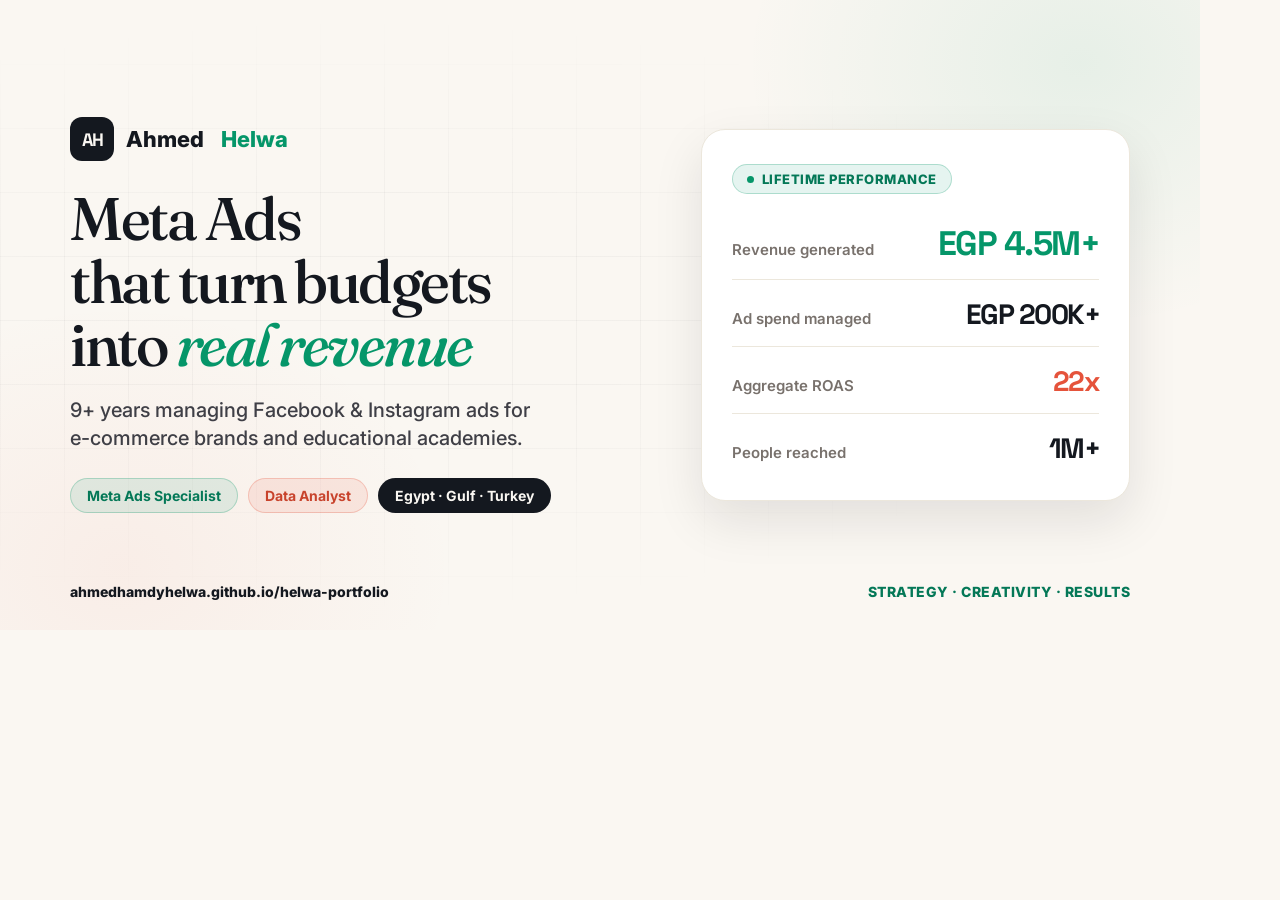
<file: assets/img/og-template.html>
<!DOCTYPE html>
<html lang="en" dir="ltr">
<head>
  <meta charset="UTF-8">
  <title>OG Cover — Ahmed Helwa</title>
  <link rel="preconnect" href="https://fonts.googleapis.com">
  <link rel="preconnect" href="https://fonts.gstatic.com" crossorigin>
  <link href="https://fonts.googleapis.com/css2?family=Fraunces:ital,opsz,wght@0,9..144,500;1,9..144,500&family=Inter:wght@500;700;800&family=Space+Grotesk:wght@500;700&display=swap" rel="stylesheet">
  <style>
    * { margin: 0; padding: 0; box-sizing: border-box; }
    html, body {
      width: 1200px; height: 630px;
      background: #faf7f2; color: #14181f;
      font-family: 'Inter', sans-serif;
      overflow: hidden;
    }
    body {
      padding: 60px 70px;
      display: grid; grid-template-columns: 1.15fr .85fr;
      gap: 50px; align-items: center;
      position: relative;
    }
    /* subtle grid */
    body::before {
      content: ''; position: absolute; inset: 0; z-index: 0;
      background:
        linear-gradient(rgba(20, 24, 31, 0.035) 1px, transparent 1px),
        linear-gradient(90deg, rgba(20, 24, 31, 0.035) 1px, transparent 1px);
      background-size: 64px 64px;
      mask-image: radial-gradient(ellipse 80% 60% at 30% 50%, #000 30%, transparent 80%);
      -webkit-mask-image: radial-gradient(ellipse 80% 60% at 30% 50%, #000 30%, transparent 80%);
    }
    body::after {
      content: ''; position: absolute; inset: 0; z-index: 0; pointer-events: none;
      background:
        radial-gradient(ellipse 40% 60% at 90% 10%, rgba(5, 150, 105, 0.08), transparent 70%),
        radial-gradient(ellipse 40% 60% at 10% 90%, rgba(229, 83, 59, 0.06), transparent 70%);
    }

    .left { position: relative; z-index: 1; }
    .right { position: relative; z-index: 1; }

    .brand {
      display: inline-flex; align-items: center; gap: 12px;
      font-weight: 800; font-size: 22px; margin-bottom: 26px; color: #14181f;
    }
    .brand .mark {
      width: 44px; height: 44px; border-radius: 12px;
      background: #14181f; color: #faf7f2;
      display: grid; place-items: center;
      font-family: 'Space Grotesk', monospace; font-weight: 700; font-size: 18px;
      letter-spacing: -1px;
    }
    .brand .accent { color: #059669; }

    h1 {
      font-family: 'Fraunces', serif;
      font-weight: 500;
      font-size: 60px; line-height: 1.05;
      letter-spacing: -2.5px;
      margin-bottom: 20px;
    }
    h1 em {
      font-style: italic; color: #059669;
      display: inline-block;
    }
    .role {
      font-size: 20px; color: #3f3f46; font-weight: 500;
      line-height: 1.4;
      margin-bottom: 26px;
    }
    .tags {
      display: flex; gap: 10px; flex-wrap: wrap;
    }
    .tag {
      padding: 8px 16px; border-radius: 99px;
      background: rgba(5, 150, 105, 0.1); color: #047857;
      font-weight: 700; font-size: 14px;
      border: 1px solid rgba(5, 150, 105, 0.25);
    }
    .tag.coral { background: rgba(229, 83, 59, 0.1); color: #c8432c; border-color: rgba(229, 83, 59, 0.25); }
    .tag.dark  { background: #14181f; color: #faf7f2; border-color: transparent; }

    /* Right stats card */
    .stats-card {
      background: #ffffff; border: 1px solid #ece7dc;
      border-radius: 24px; padding: 34px 30px;
      box-shadow: 0 20px 50px rgba(20, 24, 31, 0.10);
      display: grid; gap: 22px;
    }
    .stats-card .pill-title {
      display: inline-flex; align-items: center; gap: 8px;
      font-size: 13px; font-weight: 800; color: #047857;
      background: rgba(5, 150, 105, 0.1); padding: 6px 14px; border-radius: 99px;
      letter-spacing: .5px; text-transform: uppercase; width: fit-content;
      border: 1px solid rgba(5, 150, 105, 0.25);
    }
    .stats-card .pill-title .dot {
      width: 7px; height: 7px; border-radius: 50%; background: #059669;
    }

    .stat-row {
      display: grid; grid-template-columns: 1fr; gap: 16px;
      padding-top: 6px;
    }
    .stat-item {
      display: flex; justify-content: space-between; align-items: baseline;
      padding-bottom: 14px; border-bottom: 1px solid #ece7dc;
    }
    .stat-item:last-child { border-bottom: none; padding-bottom: 0; }
    .stat-item .k {
      font-size: 15px; color: #78716c; font-weight: 600;
    }
    .stat-item .v {
      font-family: 'Space Grotesk', monospace; font-weight: 700;
      font-size: 28px; letter-spacing: -1.5px; color: #14181f;
    }
    .stat-item .v.hero { color: #059669; font-size: 34px; }
    .stat-item .v.coral { color: #e5533b; }

    .footer-line {
      position: absolute; bottom: 30px; left: 70px; right: 70px; z-index: 1;
      display: flex; justify-content: space-between; align-items: center;
      font-size: 14px; color: #78716c; font-weight: 600;
    }
    .footer-line .url { color: #14181f; font-weight: 800; }
    .footer-line .stamp { color: #047857; font-weight: 800; letter-spacing: .5px; }
  </style>
</head>
<body>
  <div class="left">
    <div class="brand">
      <span class="mark">AH</span>
      Ahmed <span class="accent">&nbsp;Helwa</span>
    </div>
    <h1>Meta Ads<br>that turn budgets<br>into <em>real revenue</em></h1>
    <div class="role">
      9+ years managing Facebook &amp; Instagram ads for<br>
      e-commerce brands and educational academies.
    </div>
    <div class="tags">
      <span class="tag">Meta Ads Specialist</span>
      <span class="tag coral">Data Analyst</span>
      <span class="tag dark">Egypt · Gulf · Turkey</span>
    </div>
  </div>

  <div class="right">
    <div class="stats-card">
      <span class="pill-title"><span class="dot"></span> Lifetime performance</span>
      <div class="stat-row">
        <div class="stat-item">
          <span class="k">Revenue generated</span>
          <span class="v hero">EGP 4.5M+</span>
        </div>
        <div class="stat-item">
          <span class="k">Ad spend managed</span>
          <span class="v">EGP 200K+</span>
        </div>
        <div class="stat-item">
          <span class="k">Aggregate ROAS</span>
          <span class="v coral">22x</span>
        </div>
        <div class="stat-item">
          <span class="k">People reached</span>
          <span class="v">1M+</span>
        </div>
      </div>
    </div>
  </div>

  <div class="footer-line">
    <span class="url">ahmedhamdyhelwa.github.io/helwa-portfolio</span>
    <span class="stamp">STRATEGY · CREATIVITY · RESULTS</span>
  </div>
</body>
</html>
</file>
<file: assets/css/style.css>
/* ============================================================
   Ahmed Helwa — Meta Ads Specialist & Data Analyst
   Brand identity v2: "Warm Editorial" — cream + emerald + coral
   Light, human, premium. Zero dashboard vibes.
   ============================================================ */

:root {
  /* surfaces */
  --bg:            #faf7f2;
  --bg-2:          #f4efe6;
  --surface:       #ffffff;
  --surface-2:     #fbf8f2;

  /* ink */
  --ink:           #14181f;
  --ink-2:         #3f3f46;
  --ink-3:         #78716c;
  --muted:         #a8a29e;

  /* lines */
  --line:          #ece7dc;
  --line-strong:   #d9d2c2;

  /* accents */
  --emerald:       #059669;
  --emerald-2:     #047857;
  --emerald-soft:  #ecfdf5;

  --coral:         #e5533b;
  --coral-2:       #c8432c;
  --coral-soft:    #fdece7;

  --gold:          #a16207;
  --gold-soft:     #fef3c7;

  /* radii + shadow */
  --radius-sm: 10px;
  --radius:    16px;
  --radius-lg: 22px;

  --shadow-1: 0 1px 2px rgba(20, 24, 31, 0.04), 0 1px 3px rgba(20, 24, 31, 0.03);
  --shadow-2: 0 4px 14px rgba(20, 24, 31, 0.06), 0 2px 6px rgba(20, 24, 31, 0.04);
  --shadow-3: 0 18px 40px rgba(20, 24, 31, 0.10), 0 4px 12px rgba(20, 24, 31, 0.05);

  /* fonts */
  --font-ar:      'Readex Pro', 'Cairo', 'Tajawal', system-ui, sans-serif;
  --font-en:      'Inter', system-ui, sans-serif;
  --font-display: 'Fraunces', 'Instrument Serif', Georgia, serif;
  --font-num:     'Space Grotesk', 'Inter', monospace;
}

* { margin: 0; padding: 0; box-sizing: border-box; }
html { scroll-behavior: smooth; }

body {
  background: var(--bg);
  color: var(--ink);
  font-family: var(--font-ar);
  line-height: 1.7;
  overflow-x: hidden;
  -webkit-font-smoothing: antialiased;
  -moz-osx-font-smoothing: grayscale;
}
body.en { font-family: var(--font-en); }

/* Display serif for English headlines only — adds warm editorial personality */
body.en h1, body.en h2, body.en .grad-text {
  font-family: var(--font-display);
  font-weight: 500;
  letter-spacing: -1.5px;
}
body.en h1 { font-weight: 500; }
body.en .grad-text { font-style: italic; }

/* Arabic gets tighter letter-spacing and heavier display weight for punch */
body:not(.en) h1, body:not(.en) h2 {
  letter-spacing: -.2px;
  font-weight: 800;
}
body:not(.en) h1 { font-weight: 700; }

::selection { background: var(--emerald-soft); color: var(--emerald-2); }

img { max-width: 100%; display: block; height: auto; }
a { color: inherit; text-decoration: none; }
ul { list-style: none; }
button { font-family: inherit; }

.container { max-width: 1160px; margin: 0 auto; padding: 0 24px; }

/* ---------- Subtle ambient backdrop ---------- */
.bg-fx {
  position: fixed; inset: 0; z-index: -2; pointer-events: none;
  background:
    radial-gradient(ellipse 55% 40% at 80% -5%,  rgba(5, 150, 105, 0.06),  transparent 70%),
    radial-gradient(ellipse 50% 40% at 10% 20%, rgba(229, 83, 59, 0.05),  transparent 70%),
    var(--bg);
}
.bg-grid {
  position: fixed; inset: 0; z-index: -1; pointer-events: none; opacity: 1;
  background-image:
    linear-gradient(rgba(20, 24, 31, 0.035) 1px, transparent 1px),
    linear-gradient(90deg, rgba(20, 24, 31, 0.035) 1px, transparent 1px);
  background-size: 64px 64px;
  mask-image: radial-gradient(ellipse 90% 60% at 50% 0%, #000 20%, transparent 80%);
  -webkit-mask-image: radial-gradient(ellipse 90% 60% at 50% 0%, #000 20%, transparent 80%);
}

/* ---------- Header ---------- */
.site-header {
  position: fixed; top: 0; right: 0; left: 0; z-index: 100;
  backdrop-filter: blur(14px); -webkit-backdrop-filter: blur(14px);
  background: rgba(250, 247, 242, 0.85);
  border-bottom: 1px solid var(--line);
}
.nav {
  display: flex; align-items: center; justify-content: space-between;
  height: 68px;
}
.logo {
  display: flex; align-items: center; gap: 10px;
  font-weight: 800; font-size: 1.08rem; letter-spacing: .2px; color: var(--ink);
}
.logo-mark {
  width: 34px; height: 34px; border-radius: 10px;
  background: var(--ink);
  display: grid; place-items: center;
  font-family: var(--font-num); font-weight: 700; color: var(--bg);
  font-size: .85rem; letter-spacing: -.5px;
}
.logo span.accent { color: var(--emerald); }

.nav-links { display: flex; align-items: center; gap: 28px; font-size: .94rem; }
.nav-links a {
  color: var(--ink-2); font-weight: 600; transition: color .2s; position: relative;
  padding: 6px 0;
}
.nav-links a:hover, .nav-links a.active { color: var(--ink); }
.nav-links a.active::after {
  content: ''; position: absolute; bottom: -2px; right: 0; left: 0;
  height: 2px; border-radius: 2px; background: var(--emerald);
}

.nav-actions { display: flex; align-items: center; gap: 10px; }
.lang-switch {
  padding: 7px 14px; border-radius: 99px; font-size: .82rem; font-weight: 700;
  border: 1px solid var(--line-strong); color: var(--ink-2);
  background: var(--surface); transition: all .2s;
}
.lang-switch:hover { border-color: var(--ink); color: var(--ink); }

/* ---------- Buttons ---------- */
.btn {
  display: inline-flex; align-items: center; justify-content: center; gap: 8px;
  padding: 13px 26px; border-radius: 99px; font-weight: 700; font-size: .96rem;
  border: 1px solid transparent; cursor: pointer; transition: transform .18s, box-shadow .18s, background .18s, border-color .18s;
  font-family: inherit; white-space: nowrap;
}
.btn-primary {
  background: var(--ink); color: var(--bg);
  box-shadow: var(--shadow-2);
}
.btn-primary:hover { transform: translateY(-1px); background: #0a0d13; box-shadow: var(--shadow-3); }

.btn-accent {
  background: var(--coral); color: #fff;
  box-shadow: 0 6px 18px rgba(229, 83, 59, 0.28);
}
.btn-accent:hover { transform: translateY(-1px); background: var(--coral-2); box-shadow: 0 10px 26px rgba(229, 83, 59, 0.36); }

.btn-whatsapp {
  background: #22a960; color: #fff;
  box-shadow: 0 6px 18px rgba(34, 169, 96, 0.28);
}
.btn-whatsapp:hover { transform: translateY(-1px); background: #1e9856; }

.btn-ghost {
  background: var(--surface); color: var(--ink);
  border: 1px solid var(--line-strong);
}
.btn-ghost:hover { border-color: var(--ink); }

.btn-sm { padding: 9px 18px; font-size: .86rem; }

.nav-toggle { display: none; background: none; border: none; color: var(--ink); font-size: 1.5rem; cursor: pointer; }

/* ---------- Hero ---------- */
.hero { padding: 150px 0 80px; position: relative; }
.hero-grid {
  display: grid; grid-template-columns: 1.1fr .9fr; gap: 56px; align-items: center;
}
.badge {
  display: inline-flex; align-items: center; gap: 8px;
  padding: 6px 14px; border-radius: 99px; font-size: .8rem; font-weight: 700;
  background: var(--emerald-soft); border: 1px solid rgba(5, 150, 105, .2); color: var(--emerald-2);
  margin-bottom: 22px;
}
.badge .dot {
  width: 7px; height: 7px; border-radius: 50%; background: var(--emerald);
  animation: pulse 1.8s infinite;
}
@keyframes pulse { 50% { opacity: .35; } }

.hero h1 {
  font-size: clamp(2.1rem, 4.8vw, 3.5rem); font-weight: 900; line-height: 1.22;
  margin-bottom: 20px; color: var(--ink); letter-spacing: -.5px;
}
.accent-emerald { color: var(--emerald); }
.accent-coral   { color: var(--coral); }

.grad-text {
  background: linear-gradient(100deg, var(--emerald) 0%, var(--emerald-2) 100%);
  -webkit-background-clip: text; background-clip: text; color: transparent;
}

.hero-sub { font-size: 1.1rem; color: var(--ink-2); max-width: 560px; margin-bottom: 30px; }
.hero-cta { display: flex; gap: 12px; flex-wrap: wrap; margin-bottom: 44px; }

.trust-line {
  display: flex; align-items: center; gap: 16px; flex-wrap: wrap;
  font-size: .84rem; color: var(--ink-3); margin-bottom: 40px;
}
.trust-line strong { color: var(--ink); font-weight: 800; }
.trust-line .sep { color: var(--muted); }

/* hero stats strip */
.stats-strip {
  display: grid; grid-template-columns: repeat(4, 1fr); gap: 12px;
}
.stat-card {
  background: var(--surface); border: 1px solid var(--line);
  border-radius: var(--radius); padding: 18px 14px; text-align: center;
  box-shadow: var(--shadow-1);
  transition: transform .2s, box-shadow .2s;
}
.stat-card:hover { transform: translateY(-2px); box-shadow: var(--shadow-2); }
.stat-num {
  font-family: var(--font-num); font-size: 1.55rem; font-weight: 700;
  color: var(--ink); display: block; letter-spacing: -1px; line-height: 1.1;
  margin-bottom: 6px;
}
.stat-num.emerald { color: var(--emerald); }
.stat-num.coral   { color: var(--coral); }
.stat-num.gold    { color: var(--gold); }
.stat-label { font-size: .8rem; color: var(--ink-3); font-weight: 600; }

/* hero visual — mini campaign card */
.hero-visual { position: relative; }
.glass-panel {
  background: var(--surface); border: 1px solid var(--line);
  border-radius: 22px; padding: 26px; box-shadow: var(--shadow-3);
  position: relative;
}
.panel-head { display: flex; align-items: center; justify-content: space-between; margin-bottom: 18px; }
.panel-title { font-size: .88rem; color: var(--ink-2); font-weight: 700; }
.live-tag {
  font-size: .72rem; font-weight: 800; color: var(--emerald-2);
  padding: 3px 10px; border-radius: 99px;
  background: var(--emerald-soft); border: 1px solid rgba(5, 150, 105, .25);
}
.metric-row {
  display: flex; align-items: center; justify-content: space-between;
  padding: 12px 0; border-bottom: 1px solid var(--line);
}
.metric-row:last-of-type { border-bottom: none; }
.metric-name { color: var(--ink-3); font-size: .9rem; }
.metric-val { font-family: var(--font-num); font-weight: 700; font-size: 1.02rem; color: var(--ink); letter-spacing: -.3px; }
.metric-val.up  { color: var(--emerald); }
.metric-val.hot { color: var(--coral); }

.spark {
  height: 54px; margin-top: 14px; border-radius: 10px;
  background:
    linear-gradient(transparent 55%, rgba(5, 150, 105, 0.10)),
    repeating-linear-gradient(90deg, transparent 0 14px, rgba(20, 24, 31, 0.04) 14px 15px);
  position: relative; overflow: hidden;
}
.spark::after {
  content: ''; position: absolute; inset: 0;
  background: linear-gradient(100deg, transparent 30%, rgba(5, 150, 105, .12) 50%, transparent 70%);
  animation: sweep 3.5s infinite linear;
}
@keyframes sweep { from { transform: translateX(-100%); } to { transform: translateX(100%); } }

.floating-roas {
  position: absolute; top: -22px; inset-inline-start: -18px;
  background: var(--ink); color: var(--bg);
  border-radius: 14px; padding: 12px 20px; font-weight: 900;
  box-shadow: var(--shadow-3);
  animation: floaty 4s ease-in-out infinite;
}
.floating-roas .big { font-family: var(--font-num); font-size: 1.55rem; display: block; line-height: 1.1; color: var(--emerald); letter-spacing: -1px; }
.floating-roas .small { font-size: .7rem; font-weight: 700; opacity: .8; }
@keyframes floaty { 50% { transform: translateY(-8px); } }

/* ---------- Sections ---------- */
section { padding: 90px 0; }
.sec-head { text-align: center; max-width: 720px; margin: 0 auto 52px; }
.sec-tag {
  display: inline-block; font-size: .78rem; font-weight: 800; letter-spacing: 1.2px;
  color: var(--emerald); margin-bottom: 12px; text-transform: uppercase;
}
.sec-head h2 { font-size: clamp(1.7rem, 3.6vw, 2.4rem); font-weight: 900; margin-bottom: 12px; color: var(--ink); letter-spacing: -.5px; }
.sec-head p { color: var(--ink-3); font-size: 1.03rem; }

/* ---------- Services ---------- */
.services-grid {
  display: grid; grid-template-columns: repeat(auto-fit, minmax(300px, 1fr)); gap: 20px;
}
.service-card {
  background: var(--surface); border: 1px solid var(--line);
  border-radius: var(--radius); padding: 32px 28px;
  box-shadow: var(--shadow-1);
  transition: transform .22s, border-color .22s, box-shadow .22s;
  position: relative;
}
.service-card:hover { transform: translateY(-4px); border-color: var(--line-strong); box-shadow: var(--shadow-2); }
.service-icon {
  width: 46px; height: 46px; border-radius: 12px; display: grid; place-items: center;
  background: var(--emerald-soft);
  margin-bottom: 18px;
  color: var(--emerald-2);
}
.service-icon svg { width: 22px; height: 22px; stroke-width: 2; }
.service-icon.coral { background: var(--coral-soft); color: var(--coral-2); }
.service-icon.gold  { background: var(--gold-soft); color: var(--gold); }
.service-card h3 { font-size: 1.14rem; font-weight: 800; margin-bottom: 8px; color: var(--ink); }
.service-card p { color: var(--ink-3); font-size: .95rem; margin-bottom: 14px; }
.service-tags { display: flex; flex-wrap: wrap; gap: 6px; }
.service-tags span {
  font-size: .74rem; font-weight: 700; padding: 4px 11px; border-radius: 99px;
  background: var(--bg-2); color: var(--ink-2); border: 1px solid var(--line);
}

.services-extras {
  margin-top: 32px; padding: 22px 26px; border-radius: var(--radius);
  background: var(--surface-2); border: 1px dashed var(--line-strong);
  display: flex; flex-wrap: wrap; align-items: center; gap: 12px 20px; justify-content: center;
  color: var(--ink-3); font-size: .93rem;
}
.services-extras strong { color: var(--ink); }
.services-extras .ext-item { display: inline-flex; align-items: center; gap: 6px; font-weight: 600; }
.services-extras .ext-item::before { content: '◆'; color: var(--emerald); font-size: .55rem; }

/* ---------- Process (3 steps) ---------- */
.process-grid {
  display: grid; grid-template-columns: repeat(3, 1fr); gap: 22px;
  counter-reset: step;
}
.process-step {
  background: var(--surface); border: 1px solid var(--line);
  border-radius: var(--radius); padding: 32px 28px;
  position: relative; box-shadow: var(--shadow-1);
}
.process-step::before {
  counter-increment: step;
  content: '0' counter(step);
  position: absolute; top: 22px; inset-inline-end: 26px;
  font-family: var(--font-num); font-size: 1.6rem; font-weight: 700;
  color: var(--line-strong); letter-spacing: -1px;
}
.process-step h3 { font-size: 1.1rem; font-weight: 800; margin: 12px 0 8px; color: var(--ink); }
.process-step p  { color: var(--ink-3); font-size: .94rem; }
.process-step .step-ico {
  width: 38px; height: 38px; border-radius: 10px;
  background: var(--emerald-soft); color: var(--emerald-2);
  display: grid; place-items: center; font-size: 1.2rem;
}

/* ---------- Platforms (Meta-first) ---------- */
.platform-hero {
  max-width: 720px; margin: 0 auto;
  background: var(--surface); border: 1px solid var(--line);
  border-radius: var(--radius-lg); padding: 36px 32px; text-align: center;
  box-shadow: var(--shadow-2);
}
.platform-hero .pf-logo {
  display: inline-flex; align-items: center; justify-content: center;
  width: 66px; height: 66px; border-radius: 18px;
  background: linear-gradient(135deg, #1877f2, #0866ff);
  color: #fff; font-weight: 900; font-size: 1.7rem; margin-bottom: 18px;
  font-family: var(--font-en); letter-spacing: -1px;
  box-shadow: 0 10px 24px rgba(24, 119, 242, 0.28);
}
.platform-hero h3 { font-size: 1.35rem; font-weight: 900; margin-bottom: 8px; }
.platform-hero p  { color: var(--ink-3); font-size: 1rem; }
.pf-sub-line {
  margin-top: 22px; padding-top: 22px; border-top: 1px dashed var(--line-strong);
  color: var(--ink-3); font-size: .88rem;
}
.pf-sub-line strong { color: var(--ink); }

/* ---------- Countries ---------- */
.countries { display: flex; flex-wrap: wrap; justify-content: center; gap: 12px; }
.country-chip {
  display: flex; align-items: center; gap: 8px;
  padding: 10px 18px; border-radius: 12px;
  background: var(--surface); border: 1px solid var(--line);
  font-weight: 700; font-size: .92rem; color: var(--ink-2);
  box-shadow: var(--shadow-1);
}
.country-chip .flag { font-size: 1.15rem; }

/* ---------- Testimonials ---------- */
.testimonials-grid {
  display: grid; grid-template-columns: repeat(auto-fit, minmax(280px, 1fr)); gap: 20px;
}
.testimonial {
  background: var(--surface); border: 1px solid var(--line);
  border-radius: var(--radius); padding: 28px; box-shadow: var(--shadow-1);
  position: relative;
}
.testimonial .quote-mark {
  position: absolute; top: 14px; inset-inline-end: 20px;
  font-family: 'Georgia', serif; font-size: 3rem; line-height: 1; color: var(--emerald-soft);
  font-weight: 700;
}
.testimonial p { color: var(--ink-2); font-size: .96rem; margin-bottom: 18px; position: relative; }
.testimonial .who { display: flex; align-items: center; gap: 12px; }
.testimonial .who .avatar {
  width: 38px; height: 38px; border-radius: 50%;
  background: var(--emerald-soft); color: var(--emerald-2);
  display: grid; place-items: center; font-weight: 800; font-size: .95rem;
}
.testimonial .who .meta { display: flex; flex-direction: column; }
.testimonial .who .name { font-weight: 800; font-size: .9rem; color: var(--ink); }
.testimonial .who .role { font-size: .78rem; color: var(--ink-3); }

.testimonials-source {
  text-align: center; margin-top: 26px; color: var(--ink-3); font-size: .88rem;
}
.testimonials-source a { color: var(--emerald-2); font-weight: 700; border-bottom: 1px dashed var(--emerald); }

/* ---------- Results page ---------- */
.page-hero { padding: 140px 0 40px; text-align: center; }
.page-hero h1 { font-size: clamp(2rem, 4.6vw, 3.1rem); font-weight: 900; margin-bottom: 14px; color: var(--ink); letter-spacing: -.5px; }
.page-hero p { color: var(--ink-3); font-size: 1.06rem; max-width: 640px; margin: 0 auto; }

/* Lifetime aggregate strip — bigger and more prominent than case cards */
.lifetime-strip {
  max-width: 960px; margin: 34px auto 0;
  display: grid; grid-template-columns: repeat(4, 1fr); gap: 14px;
  background: var(--surface); border: 1px solid var(--line);
  border-radius: var(--radius-lg); padding: 26px 22px; box-shadow: var(--shadow-2);
}
.lifetime-strip .ls-item {
  text-align: center; padding: 4px 6px;
  border-inline-end: 1px solid var(--line);
}
.lifetime-strip .ls-item:last-child { border-inline-end: none; }
.lifetime-strip .ls-num {
  display: block; font-family: var(--font-num);
  font-size: clamp(1.35rem, 3vw, 1.85rem); font-weight: 700;
  color: var(--ink); letter-spacing: -1.5px; line-height: 1.1; margin-bottom: 6px;
}
.lifetime-strip .ls-num.emerald { color: var(--emerald); }
.lifetime-strip .ls-label { font-size: .8rem; color: var(--ink-3); font-weight: 600; }

@media (max-width: 760px) {
  .lifetime-strip { grid-template-columns: repeat(2, 1fr); }
  .lifetime-strip .ls-item:nth-child(2) { border-inline-end: none; }
}

/* Proof screenshot figure */
.proof-figure {
  max-width: 960px; margin: 30px auto 0;
  background: var(--surface); border: 1px solid var(--line);
  border-radius: var(--radius-lg); padding: 16px; box-shadow: var(--shadow-2);
  text-align: center;
}
.proof-figure img {
  border-radius: 12px; width: 100%; border: 1px solid var(--line);
  display: block; margin: 0 auto;
}
.proof-figure figcaption {
  margin-top: 12px; font-size: .82rem; color: var(--ink-3);
}

.roas-banner {
  margin: 40px auto 0; max-width: 820px;
  background: linear-gradient(135deg, var(--ink) 0%, #1e2530 100%);
  color: var(--bg);
  border-radius: var(--radius-lg); padding: 42px 30px; text-align: center;
  position: relative; overflow: hidden;
  box-shadow: var(--shadow-3);
}
.roas-banner::before {
  content: ''; position: absolute; inset: 0;
  background: radial-gradient(ellipse 60% 80% at 50% 0%, rgba(5, 150, 105, 0.18), transparent 70%);
}
.roas-banner .label { font-size: .82rem; font-weight: 800; color: var(--emerald); letter-spacing: 1.5px; text-transform: uppercase; position: relative; }
.roas-banner .value {
  font-family: var(--font-num); font-size: clamp(3.4rem, 9vw, 5.2rem);
  font-weight: 700; line-height: 1.05;
  color: var(--emerald);
  position: relative; letter-spacing: -3px;
  margin: 4px 0;
}
.roas-banner .desc { color: rgba(250, 247, 242, .8); font-size: .95rem; position: relative; }
.roas-banner .fine { color: rgba(250, 247, 242, .5); font-size: .78rem; margin-top: 12px; position: relative; }

.cases-grid {
  display: grid; grid-template-columns: repeat(auto-fit, minmax(290px, 1fr));
  gap: 20px; margin-top: 44px;
}
.case-card {
  background: var(--surface); border: 1px solid var(--line);
  border-radius: var(--radius); padding: 26px; box-shadow: var(--shadow-1);
  transition: transform .22s, box-shadow .22s;
}
.case-card:hover { transform: translateY(-3px); box-shadow: var(--shadow-2); }
.case-type {
  display: inline-block; font-size: .72rem; font-weight: 800;
  padding: 4px 12px; border-radius: 99px; margin-bottom: 16px;
}
.case-type.sales { background: var(--emerald-soft); color: var(--emerald-2); }
.case-type.msg   { background: var(--coral-soft); color: var(--coral-2); }

.case-context {
  font-size: .82rem; color: var(--ink-3); margin-bottom: 14px;
  display: flex; gap: 10px; flex-wrap: wrap;
}
.case-context span { display: inline-flex; align-items: center; gap: 4px; }
.case-context span::before { content: '·'; color: var(--muted); }
.case-context span:first-child::before { content: none; }

.case-main {
  font-family: var(--font-num); font-size: 2.2rem; font-weight: 700;
  color: var(--ink); line-height: 1.1; letter-spacing: -1.5px;
}
.case-main-label { color: var(--ink-3); font-size: .88rem; margin-bottom: 16px; }
.case-rows { border-top: 1px solid var(--line); padding-top: 14px; display: grid; gap: 10px; }
.case-row { display: flex; justify-content: space-between; font-size: .9rem; }
.case-row .k { color: var(--ink-3); }
.case-row .v { font-family: var(--font-num); font-weight: 700; color: var(--ink); }
.case-row .v.up { color: var(--emerald); }

.disclaimer {
  margin-top: 34px; max-width: 820px; margin-inline: auto;
  padding: 16px 20px; border-radius: var(--radius);
  background: var(--gold-soft); border: 1px solid rgba(161, 98, 7, .18);
  color: #78350f; font-size: .86rem; line-height: 1.65;
}
.disclaimer strong { font-weight: 800; }

.screens-note { margin-top: 60px; text-align: center; color: var(--ink-3); font-size: .9rem; }
.screens-grid {
  display: grid; grid-template-columns: repeat(auto-fit, minmax(280px, 1fr));
  gap: 16px; margin-top: 20px;
}
.screens-grid img {
  border-radius: var(--radius); border: 1px solid var(--line);
  width: 100%; box-shadow: var(--shadow-1);
}

/* ---------- Form ---------- */
.form-wrap {
  max-width: 720px; margin: 0 auto;
  background: var(--surface); border: 1px solid var(--line);
  border-radius: 22px; padding: 40px 36px;
  box-shadow: var(--shadow-2);
}
.form-grid { display: grid; grid-template-columns: 1fr 1fr; gap: 18px; }
.form-group { display: flex; flex-direction: column; gap: 7px; }
.form-group.full { grid-column: 1 / -1; }
.form-group label { font-size: .88rem; font-weight: 700; color: var(--ink-2); }
.form-group label .req { color: var(--coral); }
.form-group label .opt { color: var(--muted); font-weight: 600; font-size: .8rem; }
.form-group input, .form-group select, .form-group textarea {
  background: var(--bg); border: 1px solid var(--line-strong);
  border-radius: 12px; padding: 12px 14px; color: var(--ink);
  font-family: inherit; font-size: .95rem; transition: border-color .18s, box-shadow .18s;
  width: 100%;
}
.form-group input::placeholder,
.form-group textarea::placeholder { color: var(--muted); }
.form-group input:focus, .form-group select:focus, .form-group textarea:focus {
  outline: none; border-color: var(--emerald); box-shadow: 0 0 0 3px rgba(5, 150, 105, .12);
}
.form-group textarea { resize: vertical; min-height: 96px; }

.services-check {
  display: grid; grid-template-columns: repeat(auto-fit, minmax(180px, 1fr)); gap: 10px;
}
.check-pill {
  display: flex; align-items: center; gap: 10px; cursor: pointer;
  padding: 12px 14px; border-radius: 12px; font-size: .88rem; font-weight: 600;
  background: var(--bg); border: 1px solid var(--line-strong);
  transition: all .18s; color: var(--ink-2);
}
.check-pill:hover { border-color: var(--emerald); }
.check-pill input { accent-color: var(--emerald); width: 16px; height: 16px; flex-shrink: 0; }
.check-pill:has(input:checked) {
  background: var(--emerald-soft); border-color: var(--emerald); color: var(--emerald-2);
}

.form-submit { margin-top: 24px; text-align: center; }
.form-submit .btn { width: 100%; padding: 15px; font-size: 1rem; }
.form-privacy {
  margin-top: 14px; font-size: .82rem; color: var(--ink-3); line-height: 1.6;
  display: flex; align-items: center; justify-content: center; gap: 6px;
}
.form-privacy .lock { color: var(--emerald); }
.form-msg { margin-top: 16px; padding: 13px 16px; border-radius: 12px; font-weight: 700; display: none; }
.form-msg.ok  { display: block; background: var(--emerald-soft); color: var(--emerald-2); border: 1px solid rgba(5, 150, 105, .25); }
.form-msg.err { display: block; background: var(--coral-soft); color: var(--coral-2); border: 1px solid rgba(229, 83, 59, .25); }

.contact-alt {
  margin-top: 22px; text-align: center;
  color: var(--ink-3); font-size: .92rem;
}
.contact-alt a {
  color: var(--emerald-2); font-weight: 800; border-bottom: 1px dashed var(--emerald);
}

/* ---------- About strip ---------- */
.about-strip {
  display: grid; grid-template-columns: 320px 1fr; gap: 44px; align-items: center;
}
.about-photo {
  border-radius: var(--radius-lg); overflow: hidden; position: relative;
  border: 1px solid var(--line);
  background: var(--surface-2);
  aspect-ratio: 4 / 5;
  display: grid; place-items: center;
  box-shadow: var(--shadow-2);
}
.about-photo .photo-placeholder { text-align: center; color: var(--muted); padding: 20px; font-size: .88rem; }
.about-photo img { width: 100%; height: 100%; object-fit: cover; }

.about-quote {
  margin-top: 16px; padding: 16px 20px; border-inline-start: 3px solid var(--emerald);
  background: var(--surface-2); border-radius: 0 var(--radius) var(--radius) 0;
  color: var(--ink-2); font-style: italic; font-size: .95rem; line-height: 1.7;
}

.about-text h2 { font-size: clamp(1.55rem, 3vw, 2.15rem); font-weight: 900; margin-bottom: 14px; color: var(--ink); letter-spacing: -.5px; }
.about-text > p { color: var(--ink-2); margin-bottom: 12px; }
.about-points { display: grid; gap: 10px; margin-top: 18px; }
.about-points li { display: flex; gap: 10px; align-items: flex-start; color: var(--ink-2); font-size: .96rem; }
.about-points li::before {
  content: '✓'; color: var(--emerald); font-weight: 900; font-size: .95rem;
  width: 20px; height: 20px; border-radius: 50%; background: var(--emerald-soft);
  display: grid; place-items: center; flex-shrink: 0; margin-top: 2px; font-size: .78rem;
}

/* ---------- Books & Guides ---------- */
.books-grid {
  display: grid; grid-template-columns: repeat(auto-fit, minmax(240px, 1fr));
  gap: 20px; margin-bottom: 40px;
}
.book-card {
  background: var(--surface); border: 1px solid var(--line);
  border-radius: var(--radius); padding: 20px;
  display: flex; flex-direction: column;
  box-shadow: var(--shadow-1);
  transition: transform .22s, box-shadow .22s;
}
.book-card:hover { transform: translateY(-4px); box-shadow: var(--shadow-2); }

.book-cover {
  aspect-ratio: 3 / 4; border-radius: 10px; margin-bottom: 16px;
  background: linear-gradient(160deg, var(--c1, #059669), var(--c2, #047857));
  padding: 18px; color: #fff;
  display: flex; flex-direction: column; justify-content: space-between;
  position: relative; overflow: hidden;
  box-shadow: inset 0 0 30px rgba(0,0,0,.15);
}
.book-cover::after {
  content: ''; position: absolute; inset: 0;
  background:
    linear-gradient(90deg, rgba(0,0,0,.15) 0 4px, transparent 4px),
    radial-gradient(ellipse 80% 60% at 100% 0%, rgba(255,255,255,.15), transparent 60%);
  pointer-events: none;
}
.bc-badge {
  align-self: flex-start;
  font-family: var(--font-num); font-size: .68rem; font-weight: 700;
  padding: 4px 10px; border-radius: 99px;
  background: rgba(255,255,255,.15); backdrop-filter: blur(4px);
  border: 1px solid rgba(255,255,255,.2);
  letter-spacing: .5px; text-transform: uppercase;
  position: relative; z-index: 1;
}
.bc-title {
  font-weight: 800; font-size: 1.02rem; line-height: 1.3;
  position: relative; z-index: 1;
  text-shadow: 0 2px 8px rgba(0,0,0,.25);
}
body.en .bc-title { font-family: var(--font-display); font-weight: 500; font-style: italic; font-size: 1.15rem; letter-spacing: -.5px; }

.book-card h3 { font-size: 1.02rem; font-weight: 800; margin-bottom: 8px; color: var(--ink); }
.book-card p  { color: var(--ink-3); font-size: .88rem; margin-bottom: 16px; flex: 1; }
.book-card .btn { width: 100%; padding: 10px 18px; font-size: .88rem; }

.book-form-wrap {
  max-width: 720px; margin: 40px auto 0;
  background: var(--surface); border: 1px solid var(--line);
  border-radius: 22px; padding: 34px 32px;
  box-shadow: var(--shadow-2);
}
.book-form-header { text-align: center; margin-bottom: 24px; }
.book-form-header .sec-tag { color: var(--coral); }
.book-form-header h3 { font-size: 1.2rem; font-weight: 800; margin-bottom: 8px; color: var(--ink); }
.book-form-header p  { color: var(--ink-3); font-size: .92rem; }
.book-form input[readonly] {
  background: var(--emerald-soft); border-color: rgba(5, 150, 105, .3);
  color: var(--emerald-2); font-weight: 700; cursor: default;
}

@media (max-width: 760px) {
  .books-grid { grid-template-columns: repeat(2, 1fr); }
  .book-cover { padding: 12px; }
  .bc-title { font-size: .85rem; }
  .book-card h3 { font-size: .95rem; }
  .book-form-wrap { padding: 24px 20px; }
}
@media (max-width: 440px) {
  .books-grid { grid-template-columns: 1fr; }
}

/* ---------- FAQ ---------- */
.faq-list { max-width: 780px; margin: 0 auto; display: grid; gap: 12px; }
.faq-item {
  background: var(--surface); border: 1px solid var(--line);
  border-radius: var(--radius); padding: 4px 22px;
  box-shadow: var(--shadow-1);
}
.faq-item summary {
  padding: 18px 4px; cursor: pointer; font-weight: 700; color: var(--ink);
  list-style: none; display: flex; align-items: center; justify-content: space-between;
  gap: 12px; font-size: 1rem;
}
.faq-item summary::-webkit-details-marker { display: none; }
.faq-item summary::after {
  content: '+'; color: var(--emerald); font-size: 1.4rem; font-weight: 300;
  transition: transform .2s;
}
.faq-item[open] summary::after { content: '−'; }
.faq-item p {
  padding: 0 4px 20px; color: var(--ink-3); font-size: .94rem; line-height: 1.75;
}

/* ---------- CTA band ---------- */
.cta-band {
  background: var(--ink); color: var(--bg);
  border-radius: var(--radius-lg); padding: 56px 40px; text-align: center;
  position: relative; overflow: hidden;
}
.cta-band::before {
  content: ''; position: absolute; inset: 0;
  background: radial-gradient(ellipse 55% 90% at 50% 0%, rgba(5, 150, 105, 0.18), transparent 70%);
}
.cta-band h2 { font-size: clamp(1.55rem, 3.2vw, 2.3rem); font-weight: 900; margin-bottom: 12px; position: relative; color: var(--bg); }
.cta-band p { color: rgba(250, 247, 242, .8); margin-bottom: 26px; position: relative; }
.cta-band .btn { position: relative; }
.cta-band .cta-row { display: flex; gap: 12px; justify-content: center; flex-wrap: wrap; position: relative; }

/* ---------- Footer ---------- */
.site-footer {
  border-top: 1px solid var(--line);
  padding: 44px 0 32px; margin-top: 40px;
  background: var(--surface-2);
}
.footer-grid { display: flex; justify-content: space-between; align-items: center; flex-wrap: wrap; gap: 20px; }
.footer-social { display: flex; gap: 10px; }
.footer-social a {
  width: 40px; height: 40px; border-radius: 12px; display: grid; place-items: center;
  background: var(--surface); border: 1px solid var(--line);
  color: var(--ink-2); font-weight: 800; font-size: .8rem;
  transition: all .18s;
}
.footer-social a:hover { color: var(--emerald); border-color: var(--emerald); }
.footer-copy { color: var(--ink-3); font-size: .84rem; }

/* ---------- Reveal animations (with safe fallback) ---------- */
.reveal { opacity: 0; transform: translateY(20px); transition: opacity .6s ease, transform .6s ease; }
.reveal.visible { opacity: 1; transform: none; }
/* If JS never runs, everything is visible after 1.2s */
@keyframes revealFallback { to { opacity: 1; transform: none; } }
.no-js .reveal { animation: revealFallback .01s forwards; }

/* ---------- Accessibility & reduced motion ---------- */
:focus-visible {
  outline: 2px solid var(--emerald);
  outline-offset: 3px;
  border-radius: 6px;
}
@media (prefers-reduced-motion: reduce) {
  * { animation-duration: .001s !important; transition-duration: .001s !important; }
  .reveal { opacity: 1 !important; transform: none !important; }
  html { scroll-behavior: auto; }
}

/* ---------- Sticky WhatsApp FAB (mobile) ---------- */
.wa-fab {
  position: fixed; bottom: 22px; inset-inline-end: 22px; z-index: 90;
  width: 56px; height: 56px; border-radius: 50%;
  background: #22a960; color: #fff;
  display: grid; place-items: center;
  box-shadow: 0 10px 30px rgba(34, 169, 96, 0.4);
  transition: transform .2s;
}
.wa-fab:hover { transform: scale(1.08); }
.wa-fab svg { width: 28px; height: 28px; }

/* ---------- Responsive ---------- */
@media (max-width: 960px) {
  .hero-grid { grid-template-columns: 1fr; gap: 40px; }
  .hero-visual { max-width: 520px; margin-inline: auto; }
  .about-strip { grid-template-columns: 1fr; }
  .about-photo { max-width: 300px; margin-inline: auto; }
  .stats-strip { grid-template-columns: repeat(2, 1fr); }
  .process-grid { grid-template-columns: 1fr; }
}
@media (max-width: 760px) {
  .nav-links {
    position: fixed; top: 68px; right: 0; left: 0; flex-direction: column;
    background: rgba(250, 247, 242, .98); padding: 24px; gap: 18px;
    border-bottom: 1px solid var(--line);
    transform: translateY(-130%); transition: transform .3s; align-items: center;
    box-shadow: var(--shadow-2);
  }
  .nav-links.open { transform: none; }
  .nav-toggle { display: block; }
  .nav-actions .btn { display: none; }
  .form-grid { grid-template-columns: 1fr; }
  .form-wrap { padding: 30px 22px; }
  section { padding: 60px 0; }
  .hero { padding: 120px 0 50px; }
  .roas-banner { padding: 32px 22px; }
  .cta-band { padding: 40px 22px; }
}
</file>
